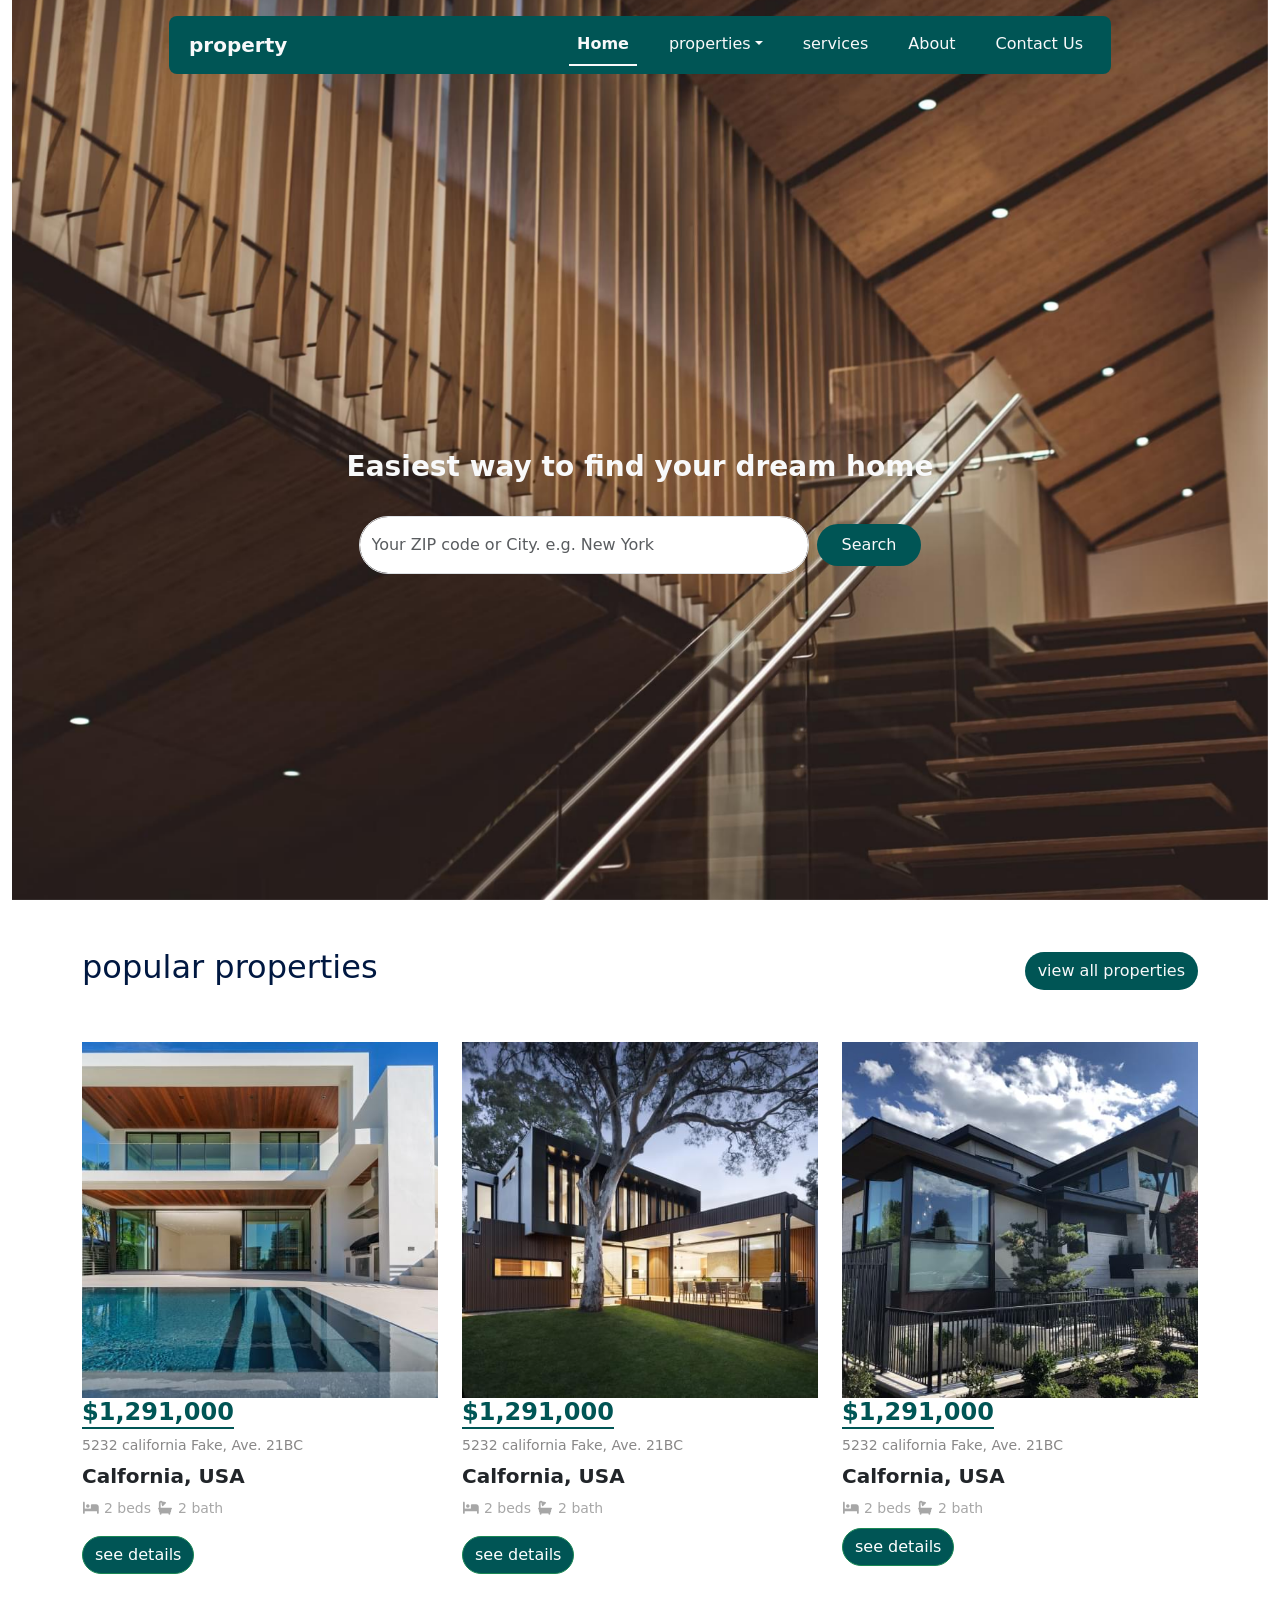
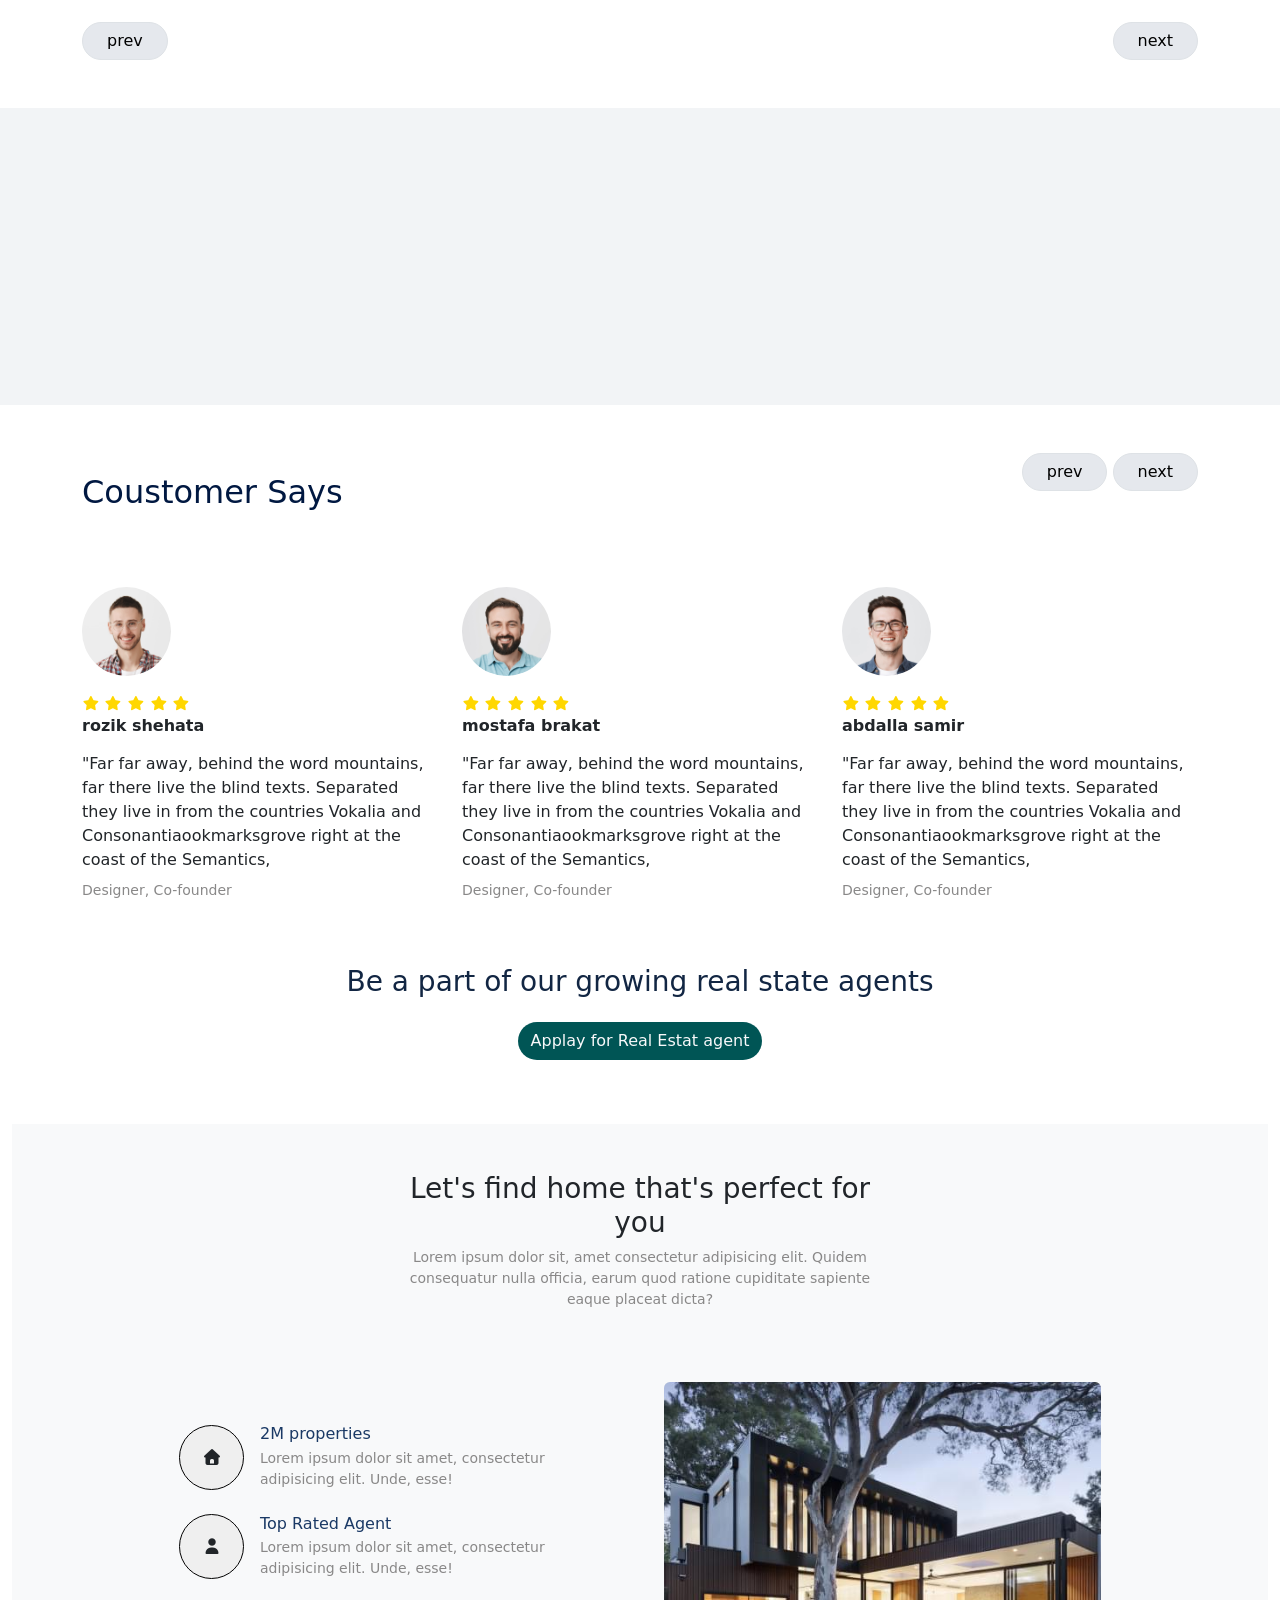
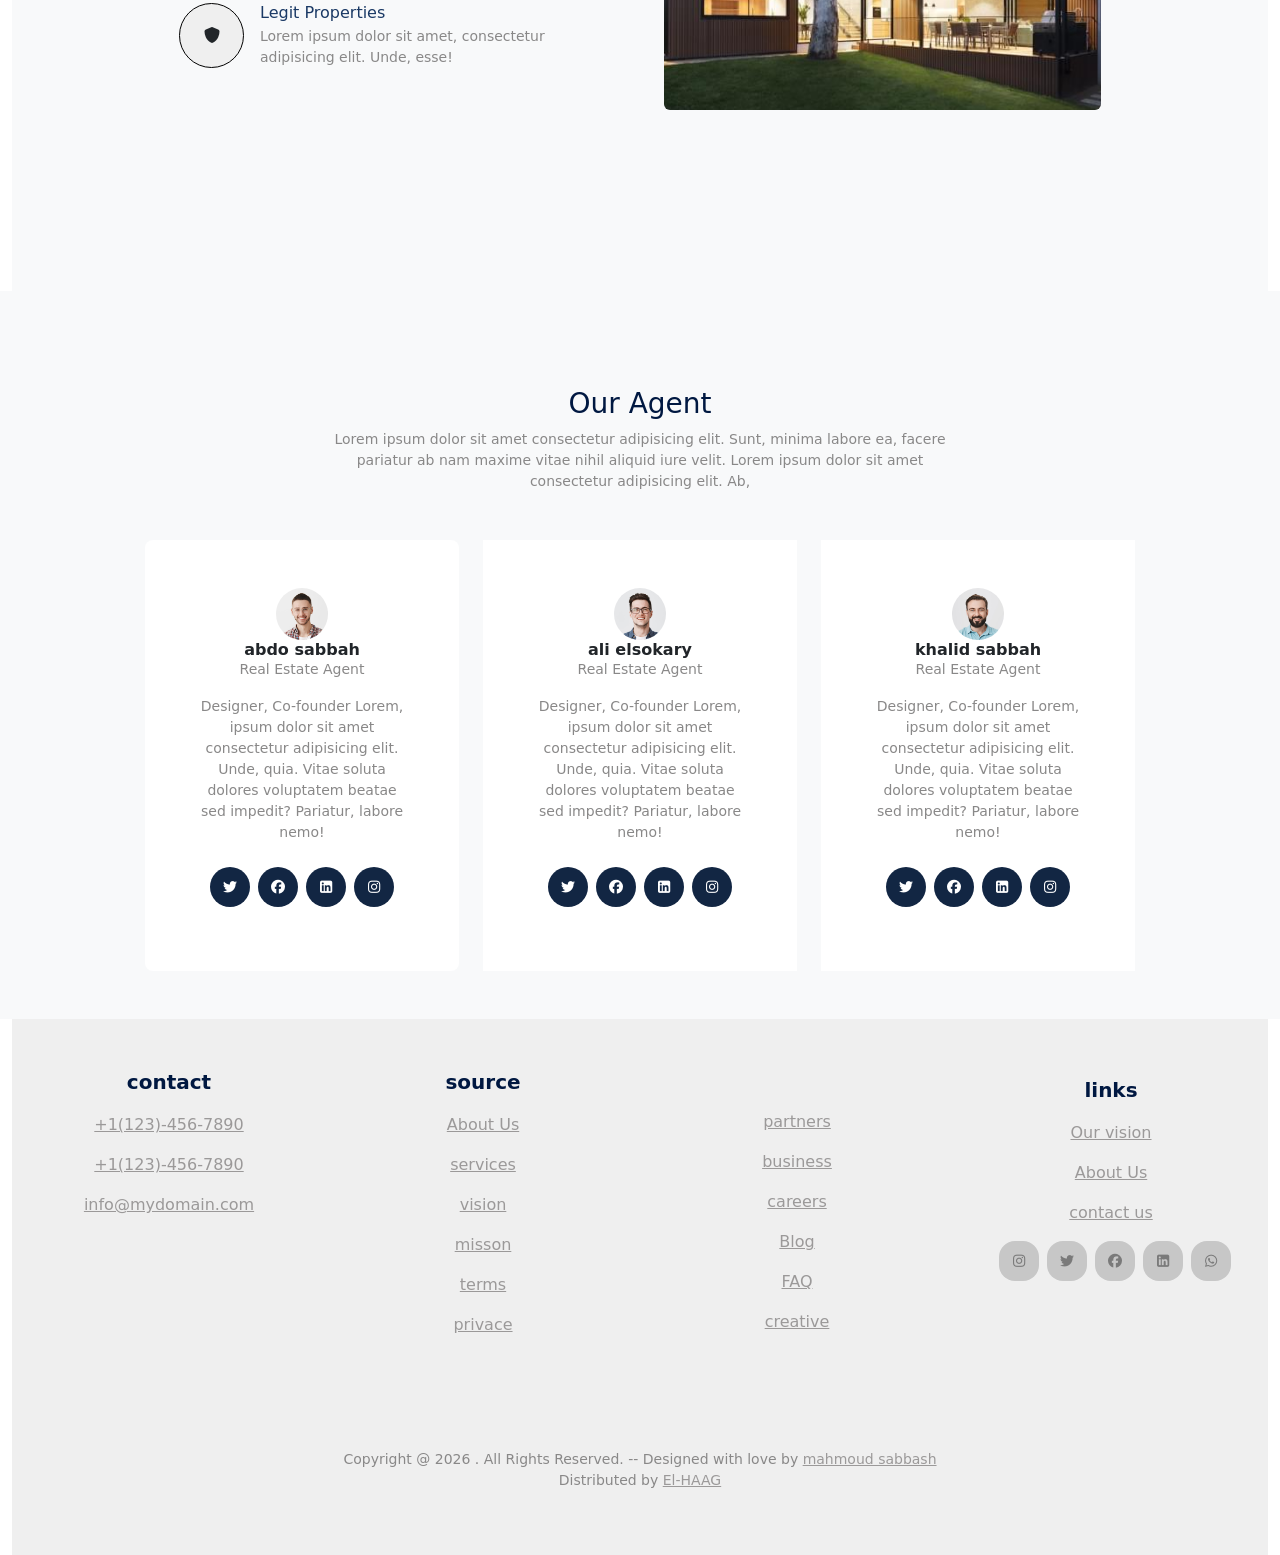
<file: index.html>
<!doctype html>
<html lang="en">
  <head>
    <meta charset="UTF-8" />
    <meta name="viewport" content="width=device-width, initial-scale=1.0" />
    <link rel="stylesheet" href="css/bootstrap.css" />
    <link rel="stylesheet" href="css/bootstrap-icons.css" />
    <link rel="stylesheet" href="css/all.css" />
    <link rel="stylesheet" href="css/style.css" />
    <link href="https://unpkg.com/aos@2.3.1/dist/aos.css" rel="stylesheet" />
    <link rel="icon" href="img/WhatsApp Image 2026-05-10 at 8.48.43 PM.jpeg">
    <title>final project by EL-HAAG</title>
  </head>
  <body>
    <main class="container-fluid">
      <!-- start header Home-section -->

      <header class="position-relative g-0">
        <!-- start navbar Home-section -->
        <nav
          class="navbar navbar-expand-lg col-12 col-md-10 col-xl-9 m-auto mt-3 rounded-3 position-absolute top-0 start-50 translate-middle-x z-3 px-2"
        >
          <div class="container-fluid">
            <a class="navbar-brand text-light fw-bold" href="#">property</a>
            <button
              class="navbar-toggler"
              type="button"
              data-bs-toggle="collapse"
              data-bs-target="#navbarNavDropdown"
              aria-controls="navbarNavDropdown"
              aria-expanded="false"
              aria-label="Toggle navigation"
            >
              <span class="navbar-toggler-icon"></span>
            </button>

            <div class="collapse navbar-collapse col-12 col-lg-6" id="navbarNavDropdown">
              <ul class="navbar-nav nav-fill ms-lg-auto gap-lg-4 nav-underline text-center">
                <li class="nav-item">
                  <a
                    class="nav-link active text-light"
                    aria-current="page"
                    href="index.html"
                    >Home</a
                  >
                </li>
                <li class="nav-item dropdown">
                  <a
                    class="nav-link dropdown-toggle text-light"
                    href="#"
                    role="button"
                    data-bs-toggle="dropdown"
                    aria-expanded="false"
                    >properties</a
                  >
                  <ul class="dropdown-menu">
                    <li><a class="dropdown-item" href="#">Action</a></li>
                    <li>
                      <a class="dropdown-item" href="#">Another action</a>
                    </li>
                    <li>
                      <a class="dropdown-item" href="#">Something else here</a>
                    </li>
                  </ul>
                </li>
                <li class="nav-item">
                  <a class="nav-link text-light" href="services.html"
                    >services</a
                  >
                </li>
                <li class="nav-item">
                  <a class="nav-link text-light" href="about.html">About</a>
                </li>
                <li class="nav-item">
                  <a class="nav-link text-light" href="contact-us.html"
                    >Contact Us</a
                  >
                </li>
              </ul>
            </div>
          </div>
        </nav>
        <!-- End navbar Home-section -->

        <div
          id="carouselExample"
          class="carousel slide vh-100"
          data-bs-ride="carousel"
        >
          <div class="carousel-inner h-100">
            <div class="carousel-item active h-100" data-bs-interval="2000">
              <img
                src="img/hero_bg_1.jpg"
                class="d-block w-100 object-fit-cover h-100"
              />
            </div>
            <div class="carousel-item h-100" data-bs-interval="2000">
              <img
                src="img/hero_bg_2.jpg"
                class="d-block w-100 object-fit-cover h-100"
              />
            </div>
            <div class="carousel-item h-100" data-bs-interval="2000">
              <img
                src="img/hero_bg_3.jpg"
                class="d-block w-100 object-fit-cover h-100"
              />
            </div>
          </div>
          <button
            class="carousel-control-prev"
            type="button"
            data-bs-target="#carouselExample"
            data-bs-slide="prev"
          >
            <!-- <span class="carousel-control-prev-icon" aria-hidden="true"></span> -->
            <span class="visually-hidden">Previous</span>
          </button>
          <button
            class="carousel-control-next"
            type="button"
            data-bs-target="#carouselExample"
            data-bs-slide="next"
          >
            <!-- <span class="carousel-control-next-icon" aria-hidden="true"></span> -->
            <span class="visually-hidden"> Next</span>
          </button>
          <div
            class="text-center position-absolute top-50 start-50 translate-middle-x w-100 px-3 z-2 "
          >
            <div class="text-center">
              <h3 class="fw-bold text-light mb-4">
                Easiest way to find your dream home
              </h3>

              <form
                class="d-flex flex-wrap justify-content-center flex-column flex-md-row py-2 mx-auto gap-2 align-items-center"
                role="search"
              >
                <div class="col-12 col-md-7 col-lg-6 px-0">
                  <input
                    class="form-control rounded-5 py-3"
                    type="search"
                    placeholder="Your ZIP code or City. e.g. New York"
                    aria-label="Search"
                  />
                </div>
                <button
                  class="btn rounded-5 px-4 py-2 text-light"
                  type="submit"
                >
                  Search
                </button>
              </form>
            </div>
          </div>
        </div>
      </header>

      <!-- end header Home-section -->

      <!-- stert properties Home-section -->
      <section class="container">
        <div class="d-flex flex-wrap justify-content-between align-items-center gap-3 mt-5 mb-5">
          <h2 class="pobular">popular properties</h2>
          <button class="btn text-light btttn rounded-5">
            view all properties
          </button>
        </div>
        <div id="card-carousel" class="carousel slide">
          <div class="carousel-inner">
            <div class="carousel-item active">
              <div class="row">
                <div class="col-12 col-md-6 col-lg-4">
                  <div class="">
                    <img
                      src="img/img_6.jpg"
                      class="card-img-top object-fit-cover w-100"
                     
                      alt="Property image"
                    />
                    <div class="card-body">
                      <h4 class="card-title fw-bold price">$1,291,000</h4>
                      <p class="card-text my-2 california">
                        5232 california Fake, Ave. 21BC
                      </p>
                      <h5 class="fw-bold my-2">Calfornia, USA</h5>
                      <span><i class="fa-solid fa-bed"></i> 2 beds</span>
                      <span><i class="fa-solid fa-bath"></i> 2 bath</span>
                      <br />
                      <a href="#" class="btn btn-success rounded-5 mt-3 btttn"
                        >see details</a
                      >
                    </div>
                  </div>
                </div>

                <div class="col-md-6 col-lg-4 col-12">
                  <div class="">
                    <img
                      src="img/img_1.jpg"
                      class="card-img-top object-fit-cover w-100"
                     
                      alt="Property image"
                    />
                    <div class="card-body">
                      <h4 class="card-title fw-bold price">$1,291,000</h4>
                      <p class="card-text my-2 california">
                        5232 california Fake, Ave. 21BC
                      </p>
                      <h5 class="fw-bold my-2">Calfornia, USA</h5>
                      <span><i class="fa-solid fa-bed"></i> 2 beds</span>
                      <span><i class="fa-solid fa-bath"></i> 2 bath</span>
                      <br />
                      <a href="#" class="btn btn-success rounded-5 mt-3 btttn"
                        >see details</a
                      >
                    </div>
                  </div>
                </div>

                <div class="col-md-6 col-lg-4 col-12">
                  <div class="">
                    <img
                      src="img/img_2.jpg"
                      class="card-img-top object-fit-cover w-100"
                     
                      alt="Property image"
                    />
                    <div class="card-body">
                      <h4 class="card-title fw-bold price">$1,291,000</h4>
                      <p class="card-text my-2 california">
                        5232 california Fake, Ave. 21BC
                      </p>
                      <h5 class="fw-bold my-2">Calfornia, USA</h5>
                      <span><i class="fa-solid fa-bed"></i> 2 beds</span>
                      <span><i class="fa-solid fa-bath"></i> 2 bath</span>
                      <br />
                      <a href="#" class="btn btn-success rounded-5 mt-2 btttn"
                        >see details</a
                      >
                    </div>
                  </div>
                </div>
              </div>
            </div>

            <div class="carousel-item">
              <div class="row">
                <div class="col-md-6 col-lg-4 col-12">
                  <div class="">
                    <img
                      src="img/img_3.jpg"
                      class="card-img-top object-fit-cover w-100"
                     
                      alt="Property image"
                    />
                    <div class="card-body">
                      <h4 class="card-title fw-bold price">$1,291,000</h4>
                      <p class="card-text my-2 california">
                        5232 california Fake, Ave. 21BC
                      </p>
                      <h5 class="fw-bold my-2">Calfornia, USA</h5>
                      <span><i class="fa-solid fa-bed"></i> 2 beds</span>
                      <span><i class="fa-solid fa-bath"></i> 2 bath</span>
                      <br />
                      <a href="#" class="btn btn-success rounded-5 mt-3 btttn"
                        >see details</a
                      >
                    </div>
                  </div>
                </div>

                <div class="col-md-6 col-lg-4 col-12">
                  <div class="">
                    <img
                      src="img/img_4.jpg"
                      class="card-img-top object-fit-cover w-100"
                     
                      alt="Property image"
                    />
                    <div class="card-body">
                      <h4 class="card-title fw-bold price">$1,291,000</h4>
                      <p class="card-text my-2 california">
                        5232 california Fake, Ave. 21BC
                      </p>
                      <h5 class="fw-bold my-2">Calfornia, USA</h5>
                      <span><i class="fa-solid fa-bed"></i> 2 beds</span>
                      <span><i class="fa-solid fa-bath"></i> 2 bath</span>
                      <br />
                      <a href="#" class="btn btn-success rounded-5 mt-3 btttn"
                        >see details</a
                      >
                    </div>
                  </div>
                </div>

                <div class="col-md-6 col-lg-4 col-12">
                  <div class="">
                    <img
                      src="img/img_5.jpg"
                      class="card-img-top object-fit-cover w-100"
                     
                      alt="Property image"
                    />
                    <div class="card-body">
                      <h4 class="card-title fw-bold price">$1,291,000</h4>
                      <p class="card-text my-2 california">
                        5232 california Fake, Ave. 21BC
                      </p>
                      <h5 class="fw-bold my-2">Calfornia, USA</h5>
                      <span><i class="fa-solid fa-bed"></i> 2 beds</span>
                      <span><i class="fa-solid fa-bath"></i> 2 bath</span>
                      <br />
                      <a href="#" class="btn btn-success rounded-5 mt-3 btttn"
                        >see details</a
                      >
                    </div>
                  </div>
                </div>
              </div>
            </div>
          </div>
          <button
            class="carousel-control-prev"
            type="button"
            data-bs-target="#card-carousel"
            data-bs-slide="prev"
          >
            <!-- <span class="carousel-control-prev-icon" aria-hidden="true"></span> -->
            <span class="visually-hidden">Previous</span>
          </button>
          <button
            class="carousel-control-next"
            type="button"
            data-bs-target="#card-carousel"
            data-bs-slide="next"
          >
            <!-- <span class="carousel-control-next-icon" aria-hidden="true"></span> -->
            <span class="visually-hidden"> Next</span>
          </button>
        </div>

        <div class="d-flex flex-wrap justify-content-between align-items-center gap-2 prev">
          <button class="btn rounded-5 my-5 border px-4 nextt " data-bs-target="#card-carousel" data-bs-slide="prev">prev </button>
          <button class="btn rounded-5 my-5 border px-4 nextt " data-bs-target="#card-carousel" data-bs-slide="next">next </button>
        </div>
      </section>

      <!-- End properties Home-section -->

      

      <section class="row section2 text-center">
        <div
          class="d-flex flex-wrap justify-content-center m-auto text-center my-4 col-12 gap-4 px-2"
        >
          <div
            data-aos="fade-up"
            class="bg-light col-lg-2 col-md-4 col-10 rounded-1"
          >
            <p class="fs-2 mb-1 icon"><i class="fa-regular fa-house"></i></p>
            <h6 class="mb-2">Our Properties</h6>
            <p class="par m-auto mb-3 mt-3">
              Lorem ipsum dolor sit amet consectetur adipisicing elit. lorem
              mahmoud
            </p>
            <p class="d-block fs-5">
              <a href="" class="text-decoration-none scal1">learn more</a>
            </p>
          </div>
          <div
            data-aos="fade-up"
            class="bg-light col-lg-2 col-md-4 col-10 pb-3 rounded-1"
          >
            <p class="fs-2 mb-1 icon"><i class="fa-solid fa-building"></i></p>
            <h6 class="mb-2">Property for Sale</h6>
            <p class="par col-10 m-auto my-3">
              Lorem ipsum dolor sit amet consectetur adipisicing elit.
              Laudantium fugiat
            </p>
            <p class="d-block fs-5">
              <a href="" class="text-decoration-none scal1">learn more</a>
            </p>
          </div>
          <div
            data-aos="fade-up"
            class="bg-light col-lg-2 col-md-4 col-10 pb-3 rounded-1"
          >
            <p class="fs-2 mb-1 icon">
              <i class="fa-solid fa-house-chimney-user"></i>
            </p>
            <h6 class="mb2">Real State Agent</h6>
            <p class="par col-10 m-auto my-3">
              Lorem ipsum dolor sit amet consectetur adipisicing elit.
              Laudantium fugiat
            </p>
            <p class="d-block fs-5">
              <a href="" class="text-decoration-none scal1">learn more</a>
            </p>
          </div>
          <div
            data-aos="fade-up"
            class="bg-light col-lg-2 col-md-4 col-10 pb-3 rounded-1"
          >
            <p class="fs-2 mb-1 icon"><i class="fa-regular fa-house"></i></p>
            <h6 class="mb-2">House for Sale</h6>
            <p class="par col-10 m-auto my-3">
              Lorem ipsum dolor sit amet consectetur adipisicing elit.
              Laudantium fugiat
            </p>
            <p class="d-block fs-5">
              <a href="" class="text-decoration-none scal1">learn more</a>
            </p>
          </div>
        </div>
      </section>

      <!-- start  Coustomer Says-section -->
      <section class="container">
        <div class="d-flex flex-wrap justify-content-between align-items-center gap-2 prev">
          <h2 class="pt-5 pobular">Coustomer Says</h2>
          <div>
            <button class="btn rounded-5 my-5 border px-4 nextt">prev</button>
            <button class="btn rounded-5 my-5 border px-4 nextt">next</button>
          </div>
        </div>

        <div id="personal-carousel" class="carousel slide my-5">
          <div class="carousel-inner">
            <div class="carousel-item active">
              <div class="row">
                <div class="col-12 col-md-6 col-lg-4">
                  <div class=" ">
                    <div class="col-md-3 col-2">
                      <img
                        src="img/person_1-min.jpg"
                        class="card-img-top object-fit-cover rounded-circle"
                        alt="Property image"
                      />
                    </div>
                    <div class="card-body">
                      <div class="mt-3">
                        <span class="icons"
                          ><i class="fa-solid fa-star"></i
                        ></span>
                        <span class="icons"
                          ><i class="fa-solid fa-star"></i
                        ></span>
                        <span class="icons"
                          ><i class="fa-solid fa-star"></i
                        ></span>
                        <span class="icons"
                          ><i class="fa-solid fa-star"></i
                        ></span>
                        <span class="icons"
                          ><i class="fa-solid fa-star"></i
                        ></span>
                      </div>
                      <h6 class="card-title fw-bold mb-3">rozik shehata</h6>
                      <p class="card-text my-2">
                        "Far far away, behind the word mountains, far there live
                        the blind texts. Separated they live in from the
                        countries Vokalia and Consonantiaookmarksgrove right at
                        the coast of the Semantics,
                      </p>
                      <p class="Co-founder">Designer, Co-founder</p>
                    </div>
                  </div>
                </div>

                <div class="col-12 col-md-6 col-lg-4">
                  <div class=" ">
                    <div class="col-md-3 col-2">
                      <img
                        src="img/person_2-min.jpg"
                        class="card-img-top object-fit-cover rounded-circle"
                        alt="Property image"
                      />
                    </div>
                    <div class="card-body">
                      <div class="mt-3">
                        <span class="icons"
                          ><i class="fa-solid fa-star"></i
                        ></span>
                        <span class="icons"
                          ><i class="fa-solid fa-star"></i
                        ></span>
                        <span class="icons"
                          ><i class="fa-solid fa-star"></i
                        ></span>
                        <span class="icons"
                          ><i class="fa-solid fa-star"></i
                        ></span>
                        <span class="icons"
                          ><i class="fa-solid fa-star"></i
                        ></span>
                      </div>
                      <h6 class="card-title fw-bold mb-3">mostafa brakat</h6>
                      <p class="card-text my-2">
                        "Far far away, behind the word mountains, far there live
                        the blind texts. Separated they live in from the
                        countries Vokalia and Consonantiaookmarksgrove right at
                        the coast of the Semantics,
                      </p>
                      <p class="Co-founder">Designer, Co-founder</p>
                    </div>
                  </div>
                </div>
                <div class="col-12 col-md-6 col-lg-4">
                  <div class=" ">
                    <div class="col-md-3 col-2">
                      <img
                        src="img/person_3-min.jpg"
                        class="card-img-top object-fit-cover rounded-circle"
                        alt="Property image"
                      />
                    </div>
                    <div class="card-body">
                      <div class="mt-3">
                        <span class="icons"
                          ><i class="fa-solid fa-star"></i
                        ></span>
                        <span class="icons"
                          ><i class="fa-solid fa-star"></i
                        ></span>
                        <span class="icons"
                          ><i class="fa-solid fa-star"></i
                        ></span>
                        <span class="icons"
                          ><i class="fa-solid fa-star"></i
                        ></span>
                        <span class="icons"
                          ><i class="fa-solid fa-star"></i
                        ></span>
                      </div>
                      <h6 class="card-title fw-bold mb-3">abdalla samir</h6>
                      <p class="card-text my-2">
                        "Far far away, behind the word mountains, far there live
                        the blind texts. Separated they live in from the
                        countries Vokalia and Consonantiaookmarksgrove right at
                        the coast of the Semantics,
                      </p>
                      <p class="Co-founder">Designer, Co-founder</p>
                    </div>
                  </div>
                </div>
              </div>
            </div>

            <div class="carousel-item">
              <div class="row">
                <div class="col-12 col-md-6 col-lg-4">
                  <div class=" ">
                    <div class="col-md-3 col-2">
                      <img
                        src="img/person_4-min.jpg"
                        class="card-img-top object-fit-cover rounded-circle"
                        alt="Property image"
                      />
                    </div>
                    <div class="card-body">
                      <div class="mt-3">
                        <span class="icons"
                          ><i class="fa-solid fa-star"></i
                        ></span>
                        <span class="icons"
                          ><i class="fa-solid fa-star"></i
                        ></span>
                        <span class="icons"
                          ><i class="fa-solid fa-star"></i
                        ></span>
                        <span class="icons"
                          ><i class="fa-solid fa-star"></i
                        ></span>
                        <span class="icons"
                          ><i class="fa-solid fa-star"></i
                        ></span>
                      </div>
                      <h6 class="card-title fw-bold mb-3">khalid harby</h6>
                      <p class="card-text my-2">
                        "Far far away, behind the word mountains, far there live
                        the blind texts. Separated they live in from the
                        countries Vokalia and Consonantiaookmarksgrove right at
                        the coast of the Semantics,
                      </p>
                      <p class="Co-founder">Designer, Co-founder</p>
                    </div>
                  </div>
                </div>
                <div class="col-12 col-md-6 col-lg-4">
                  <div class=" ">
                    <div class="col-md-3 col-2">
                      <img
                        src="img/person_5-min.jpg"
                        class="card-img-top object-fit-cover rounded-circle"
                        alt="Property image"
                      />
                    </div>
                    <div class="card-body">
                      <div class="mt-3">
                        <span class="icons"
                          ><i class="fa-solid fa-star"></i
                        ></span>
                        <span class="icons"
                          ><i class="fa-solid fa-star"></i
                        ></span>
                        <span class="icons"
                          ><i class="fa-solid fa-star"></i
                        ></span>
                        <span class="icons"
                          ><i class="fa-solid fa-star"></i
                        ></span>
                        <span class="icons"
                          ><i class="fa-solid fa-star"></i
                        ></span>
                      </div>
                      <h6 class="card-title fw-bold mb-3">mohamed arafa</h6>
                      <p class="card-text my-2">
                        "Far far away, behind the word mountains, far there live
                        the blind texts. Separated they live in from the
                        countries Vokalia and Consonantiaookmarksgrove right at
                        the coast of the Semantics,
                      </p>
                      <p class="Co-founder">Designer, Co-founder</p>
                    </div>
                  </div>
                </div>
                <div class="col-12 col-md-6 col-lg-4">
                  <div class=" ">
                    <div class="col-md-3 col-2">
                      <img
                        src="img/person_6-min.jpg"
                        class="card-img-top object-fit-cover rounded-circle"
                        alt="Property image"
                      />
                    </div>
                    <div class="card-body">
                      <div class="mt-3">
                        <span class="icons"
                          ><i class="fa-solid fa-star"></i
                        ></span>
                        <span class="icons"
                          ><i class="fa-solid fa-star"></i
                        ></span>
                        <span class="icons"
                          ><i class="fa-solid fa-star"></i
                        ></span>
                        <span class="icons"
                          ><i class="fa-solid fa-star"></i
                        ></span>
                        <span class="icons"
                          ><i class="fa-solid fa-star"></i
                        ></span>
                      </div>
                      <h6 class="card-title fw-bold mb-3">hady sleam</h6>
                      <p class="card-text my-2">
                        "Far far away, behind the word mountains, far there live
                        the blind texts. Separated they live in from the
                        countries Vokalia and Consonantiaookmarksgrove right at
                        the coast of the Semantics,
                      </p>
                      <p class="Co-founder">Designer, Co-founder</p>
                    </div>
                  </div>
                </div>
              </div>
            </div>
          </div>
          <button
            class="carousel-control-prev"
            type="button"
            data-bs-target="#personal-carousel"
            data-bs-slide="prev"
          >
            <!-- <span class="carousel-control-prev-icon" aria-hidden="true"></span> -->
            <span class="visually-hidden">Previous</span>
          </button>
          <button
            class="carousel-control-next"
            type="button"
            data-bs-target="#personal-carousel"
            data-bs-slide="next"
          >
            <!-- <span class="carousel-control-next-icon" aria-hidden="true"></span> -->
            <span class="visually-hidden"> Next</span>
          </button>
        </div>
      </section>
      <!-- End  Coustomer Says-section -->

      

      <section class="my-5 text-center">
        <h3 class="mt-5 mb-2 icon">
          Be a part of our growing real state agents
        </h3>
        <button class="btn text-light btttn rounded-5 my-3">
          Applay for Real Estat agent
        </button>
      </section>

      
      <!-- START description-section -->
      <section class="section3 mt-5">
        <div class="container py-5">
          <div class="text-center col-12 col-md-8 col-lg-5 m-auto">
            <h3>Let's find home that's perfect for you</h3>
            <p class="Co-founder">
              Lorem ipsum dolor sit, amet consectetur adipisicing elit. Quidem
              consequatur nulla officia, earum quod ratione cupiditate sapiente
              eaque placeat dicta?
            </p>
          </div>

          <div class="row justify-content-center align-items-center g-5 my-4">
            <div class="col-12 col-md-6 col-lg-5">
              <div class="pt-md-4">
                <div class="d-flex align-items-center mb-4">
                  <button
                    class="btn rounded-circle text-dark fs-6 border-1 border-black users d-flex justify-content-center align-items-center p-3 flex-shrink-0"
                    type="button"
                  >
                    <i class="fa-solid fa-house"></i>
                  </button>
                  <div class="ms-3 flex-grow-1">
                    <h6 class="mb-1">2M properties</h6>
                    <p class="mb-0 Co-founder">
                      Lorem ipsum dolor sit amet, consectetur adipisicing elit.
                      Unde, esse!
                    </p>
                  </div>
                </div>

                <div class="d-flex align-items-center mb-4">
                  <button
                    class="btn rounded-circle text-dark fs-6 border-1 border-black users d-flex justify-content-center align-items-center p-3 flex-shrink-0"
                    type="button"
                  >
                    <i class="fa-solid fa-user"></i>
                  </button>
                  <div class="ms-3 flex-grow-1">
                    <h6 class="mb-1">Top Rated Agent</h6>
                    <p class="mb-0 Co-founder">
                      Lorem ipsum dolor sit amet, consectetur adipisicing elit.
                      Unde, esse!
                    </p>
                  </div>
                </div>

                <div class="d-flex align-items-center mb-4">
                  <button
                    class="btn rounded-circle text-dark fs-6 border-1 border-black users d-flex justify-content-center align-items-center p-3 flex-shrink-0"
                    type="button"
                  >
                    <i class="fa-solid fa-shield"></i>
                  </button>
                  <div class="ms-3 flex-grow-1">
                    <h6 class="mb-1">Legit Properties</h6>
                    <p class="mb-0 Co-founder">
                      Lorem ipsum dolor sit amet, consectetur adipisicing elit.
                      Unde, esse!
                    </p>
                  </div>
                </div>
              </div>
            </div>

            <figure class="col-12 col-md-6 col-lg-5 position-relative mb-0">
              <div class="ratio ratio-4x3">
                <img
                  src="img/img_1.jpg"
                  class="w-100 h-100 object-fit-cover rounded-2 dot"
                  alt="Property"
                />
              </div>
              <img
                src="img/dots.png"
                class="position-absolute dots"
                alt=""
                aria-hidden="true"
              />
            </figure>
          </div>

          <div class="row justify-content-center text-center g-4 mt-3">
            <div data-aos="fade-up" class="col-6 col-lg-3">
              <h2 class="display-6 fw-bold mb-0 icon">3.985</h2>
              <p class="Co-founder"># of buy properties</p>
            </div>
            <div data-aos="fade-up" class="col-6 col-lg-3">
              <h2 class="display-6 fw-bold mb-0 icon">1.097</h2>
              <p class="Co-founder"># of sell properties</p>
            </div>
            <div data-aos="fade-up" class="col-6 col-lg-3">
              <h2 class="display-6 fw-bold mb-0 icon">7.191</h2>
              <p class="Co-founder"># of all properties</p>
            </div>
            <div data-aos="fade-up" class="col-6 col-lg-3">
              <h2 class="display-6 fw-bold mb-0 icon">4.154</h2>
              <p class="Co-founder"># of agent</p>
            </div>
          </div>
        </div>
      </section>
      <!-- End description-section -->

      <!-- satrt Our agent-section -->
      
      <section class="row section3">
        <div class="text-center mt-5">
          <h3 class="pt-5 pobular">Our Agent</h3>
          <p class="Co-founder col-md-6 col-12 m-auto mb-5">
            Lorem ipsum dolor sit amet consectetur adipisicing elit. Sunt,
            minima labore ea, facere pariatur ab nam maxime vitae nihil aliquid
            iure velit. Lorem ipsum dolor sit amet consectetur adipisicing elit.
            Ab,
          </p>
        </div>

        <div class="d-flex flex-wrap justify-content-center gap-4 m-auto mb-5">
          <div class="col-12 col-md-5 col-lg-3 text-center our-agent rounded-3">
            <div class="col-2 m-auto pt-5">
              <img
                src="img/person_1-min.jpg"
                class="card-img-top object-fit-cover rounded-circle"
                alt="Property image"
              />
            </div>
            <div class="card-body rounded-1">
              <h6 class="card-title fw-bold mb-0">abdo sabbah</h6>
              <p class="card-text mb-3 Co-founder">Real Estate Agent</p>
              <p class="Co-founder col-8 m-auto">
                Designer, Co-founder Lorem, ipsum dolor sit amet consectetur
                adipisicing elit. Unde, quia. Vitae soluta dolores voluptatem
                beatae sed impedit? Pariatur, labore nemo!
              </p>
              <div class="mt-4 d-flex justify-content-center gap-2">
                <p
                  class="rounded-circle p-2 d-flex justify-content-center align-items-center twitter"
                >
                  <i class="fa-brands fa-twitter"></i>
                </p>
                <p
                  class="rounded-circle p-2 d-flex justify-content-center align-items-center twitter"
                >
                  <i class="fa-brands fa-facebook"></i>
                </p>
                <p
                  class="rounded-circle p-2 d-flex justify-content-center align-items-center twitter"
                >
                  <i class="fa-brands fa-square-linkedin"></i>
                </p>
                <p
                  class="rounded-circle p-2 d-flex justify-content-center align-items-center twitter"
                >
                  <i class="fa-brands fa-instagram"></i>
                </p>
              </div>
            </div>
          </div>
          <div class="col-12 col-md-5 col-lg-3 text-center our-agent">
            <div class="col-2 m-auto pt-5">
              <img
              src="img/person_3-min.jpg"
              class="card-img-top object-fit-cover rounded-circle"
              alt="Property image"
              />
            </div>
            <div class="card-body mb-5">
              <h6 class="card-title fw-bold mb-0">ali elsokary</h6>
              <p class="card-text mb-3 Co-founder">Real Estate Agent</p>
              <p class="Co-founder col-8 m-auto">
                Designer, Co-founder Lorem, ipsum dolor sit amet consectetur
                adipisicing elit. Unde, quia. Vitae soluta dolores voluptatem
                beatae sed impedit? Pariatur, labore nemo!
              </p>
              <div class="mt-4 d-flex justify-content-center gap-2">
                <p
                  class="rounded-circle p-2 d-flex justify-content-center align-items-center twitter"
                >
                  <i class="fa-brands fa-twitter"></i>
                </p>
                <p
                  class="rounded-circle p-2 d-flex justify-content-center align-items-center twitter"
                >
                  <i class="fa-brands fa-facebook"></i>
                </p>
                <p
                class="rounded-circle p-2 d-flex justify-content-center align-items-center twitter"
                >
                  <i class="fa-brands fa-square-linkedin"></i>
                </p>
                <p
                  class="rounded-circle p-2 d-flex justify-content-center align-items-center twitter"
                >
                  <i class="fa-brands fa-instagram"></i>
                </p>
              </div>
            </div>
          </div>
          <div class="col-12 col-md-6 col-lg-3 text-center our-agent">
            <div class="col-2 m-auto pt-5">
              <img
                src="img/person_2-min.jpg"
                class="card-img-top object-fit-cover rounded-circle"
                alt="Property image"
                />
              </div>
            <div class="card-body">
              <h6 class="card-title fw-bold mb-0">khalid sabbah</h6>
              <p class="card-text mb-3 Co-founder">Real Estate Agent</p>
              <p class="Co-founder col-8 m-auto">
                Designer, Co-founder Lorem, ipsum dolor sit amet consectetur
                adipisicing elit. Unde, quia. Vitae soluta dolores voluptatem
                beatae sed impedit? Pariatur, labore nemo!
              </p>
              <div class="mt-4 d-flex justify-content-center gap-2">
                <p
                  class="rounded-circle p-2 d-flex justify-content-center align-items-center twitter"
                >
                  <i class="fa-brands fa-twitter"></i>
                </p>
                <p
                  class="rounded-circle p-2 d-flex justify-content-center align-items-center twitter"
                >
                  <i class="fa-brands fa-facebook"></i>
                </p>
                <p
                class="rounded-circle p-2 d-flex justify-content-center align-items-center twitter"
                >
                  <i class="fa-brands fa-square-linkedin"></i>
                </p>
                <p
                  class="rounded-circle p-2 d-flex justify-content-center align-items-center twitter"
                >
                  <i class="fa-brands fa-instagram"></i>
                </p>
              </div>
            </div>
          </div>
        </div>
      </section>
      <!-- satrt Our agent-section -->

      <!-- start footer Home-section -->

      <footer class="container-fluid pt-5">
        <div class="row pb-5 text-center">
          <div class="col-md-4 col-lg-3 col-10 m-auto m-lg-0 text-cente">
            <p class="fs-5 fw-bold pobular">contact</p>
            <p><a class="footer-link" href="">+1(123)-456-7890</a></p>
            <p><a class="footer-link" href="">+1(123)-456-7890</a></p>
            <p><a class="footer-link" href="">info@mydomain.com</a></p>
          </div>
          <div class="col-12 col-md-6 col-lg-3 m-auto">
            <p class="fs-5 fw-bold pobular">source</p>
            <p><a class="footer-link" href="about.html">About Us</a></p>
            <p><a class="footer-link" href="services.html">services</a></p>
            <p><a class="footer-link" href="">vision</a></p>
            <p><a class="footer-link" href="">misson</a></p>
            <p><a class="footer-link" href="">terms</a></p>
            <p><a class="footer-link" href="">privace</a></p>
          </div>
          <div class="col-12 col-md-6 col-lg-3 m-auto">
            <p></p>
            <p class="pt-4"><a class="footer-link" href="">partners</a></p>
            <p><a class="footer-link" href="">business</a></p>
            <p><a class="footer-link" href="">careers</a></p>
            <p><a class="footer-link" href=""> Blog</a></p>
            <p><a class="footer-link" href="">FAQ</a></p>
            <p><a class="footer-link" href="">creative</a></p>
          </div>
          <div class="col-12 col-md-6 col-lg-3 m-auto text-center">
            <p class="fs-5 fw-bold pobular">links</p>
            <p><a class="footer-link" href="">Our vision</a></p>
            <p><a class="footer-link" href="about.html">About Us</a></p>
            <p><a class="footer-link" href="">contact us</a></p>
            <div class="d-flex m-auto text-center mb-5 justify-content-center">
              <p
                class="footer-brand rounded-4 ms-2 d-flex justify-content-center align-items-center"
              >
                <i class="fa-brands fa-instagram"></i>
              </p>
              <p
                class="footer-brand rounded-4 ms-2 d-flex justify-content-center align-items-center"
              >
                <i class="fa-brands fa-twitter"></i>
              </p>
              <p
                class="footer-brand rounded-4 ms-2 d-flex justify-content-center align-items-center"
              >
                <i class="fa-brands fa-facebook"></i>
              </p>
              <p
                class="footer-brand rounded-4 ms-2 d-flex justify-content-center align-items-center"
              >
                <i class="fa-brands fa-square-linkedin"></i>
              </p>
              <p
                class="footer-brand rounded-4 ms-2 d-flex justify-content-center align-items-center"
              >
                <i class="fa-brands fa-whatsapp"></i>
              </p>
            </div>
          </div>
        </div>
        <div class="text-center m-auto py-5 col-12 col-md-8 col-lg-6">
          <p class="Co-founder">
            Copyright @ 2026 . All Rights Reserved. -- Designed with love by
            <a class="Co-founder footer-link" href="">mahmoud sabbash</a>
            Distributed by
            <a class="Co-founder footer-link" href="">El-HAAG</a>
          </p>
        </div>
      </footer>
      <!--  End footer home-section -->
    </main>
    <script src="https://unpkg.com/aos@2.3.1/dist/aos.js"></script>
    <script>
      AOS.init();
    </script>
    <script src="js/bootstrap.bundle.js"></script>
  </body>
</html>
</file>
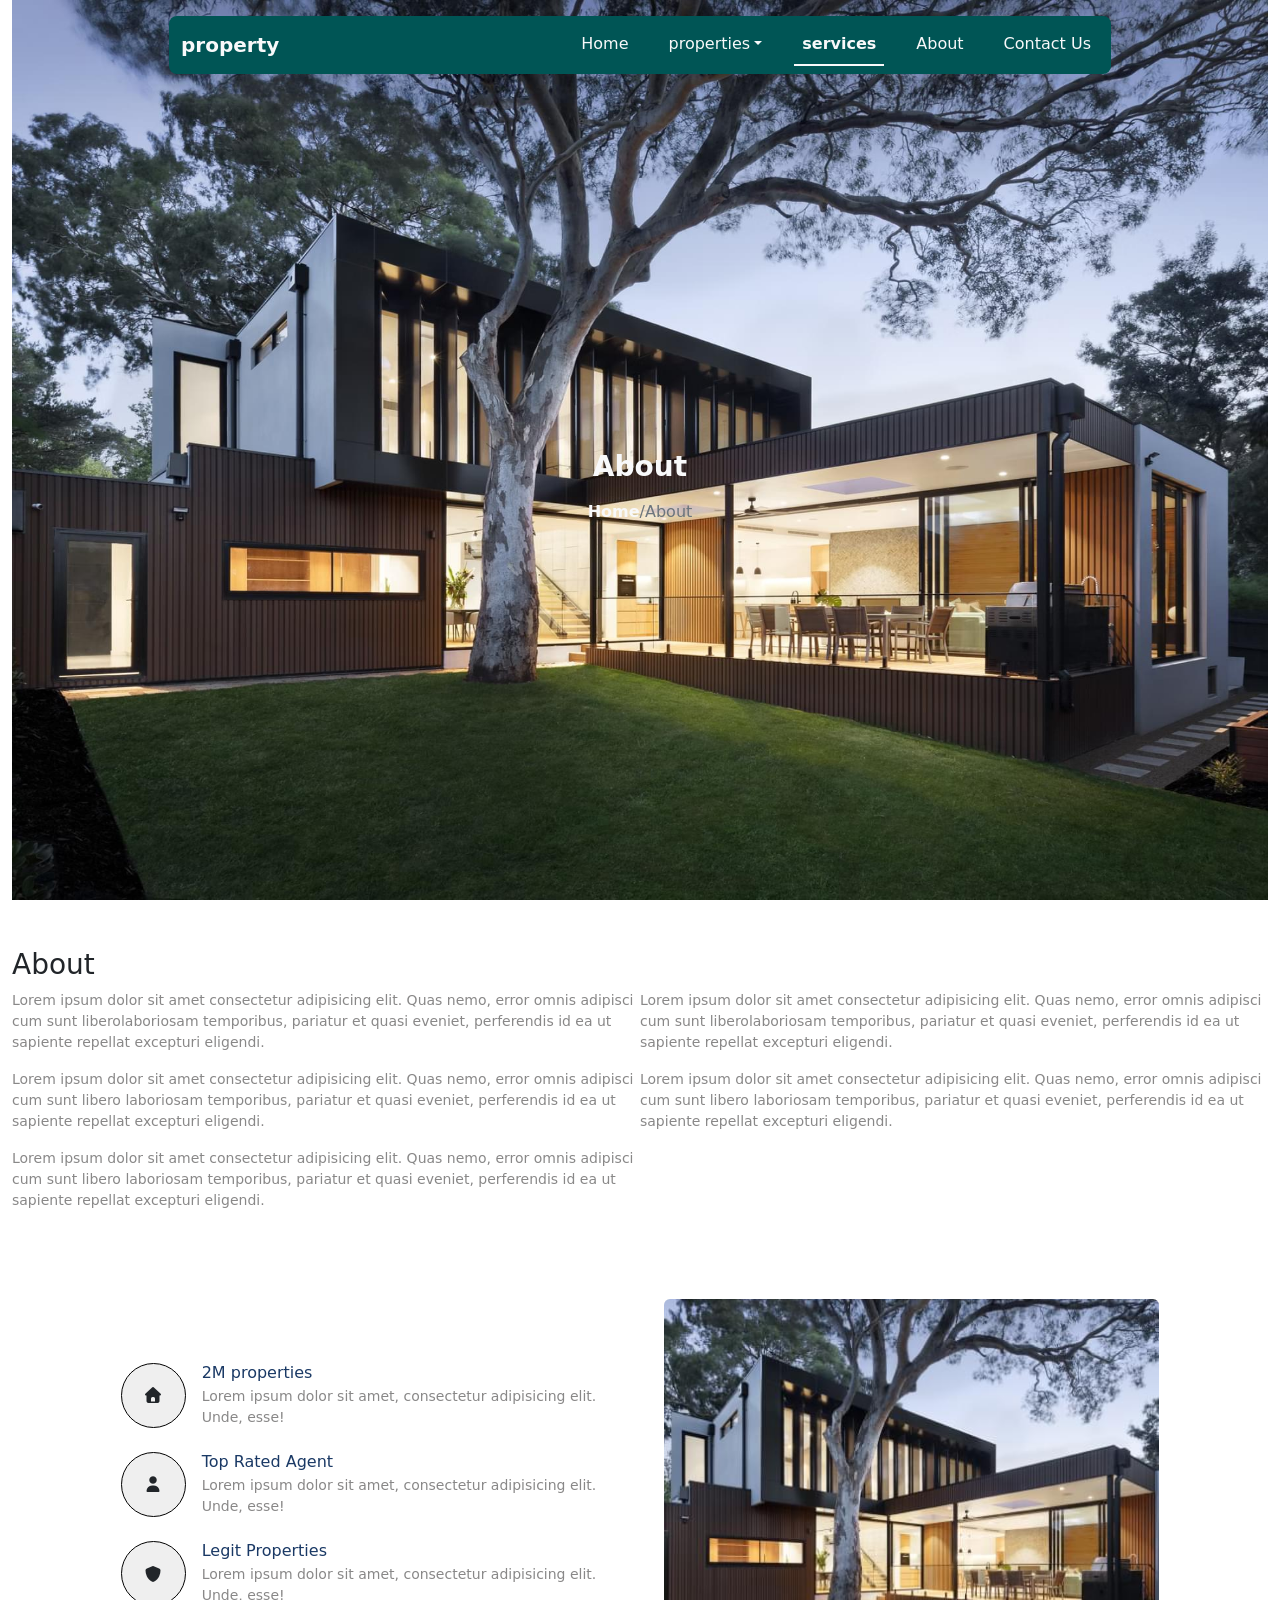
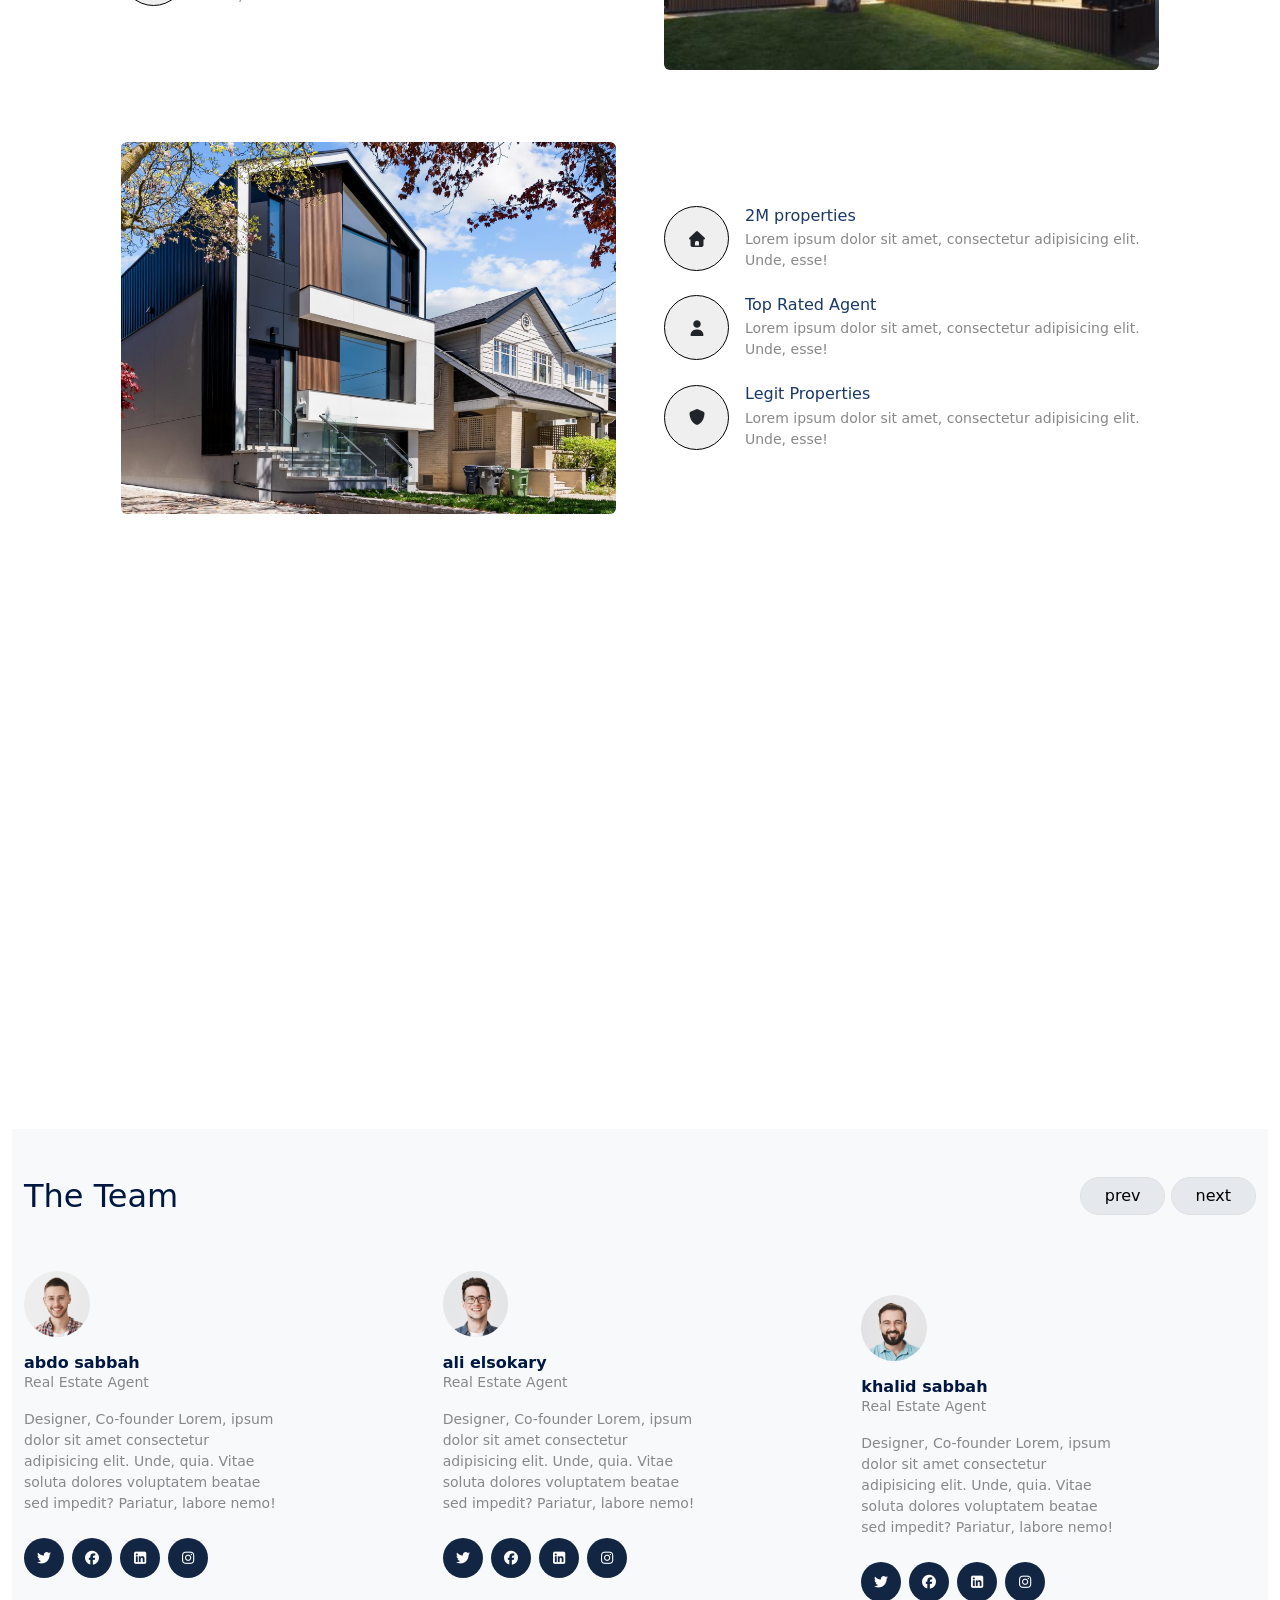
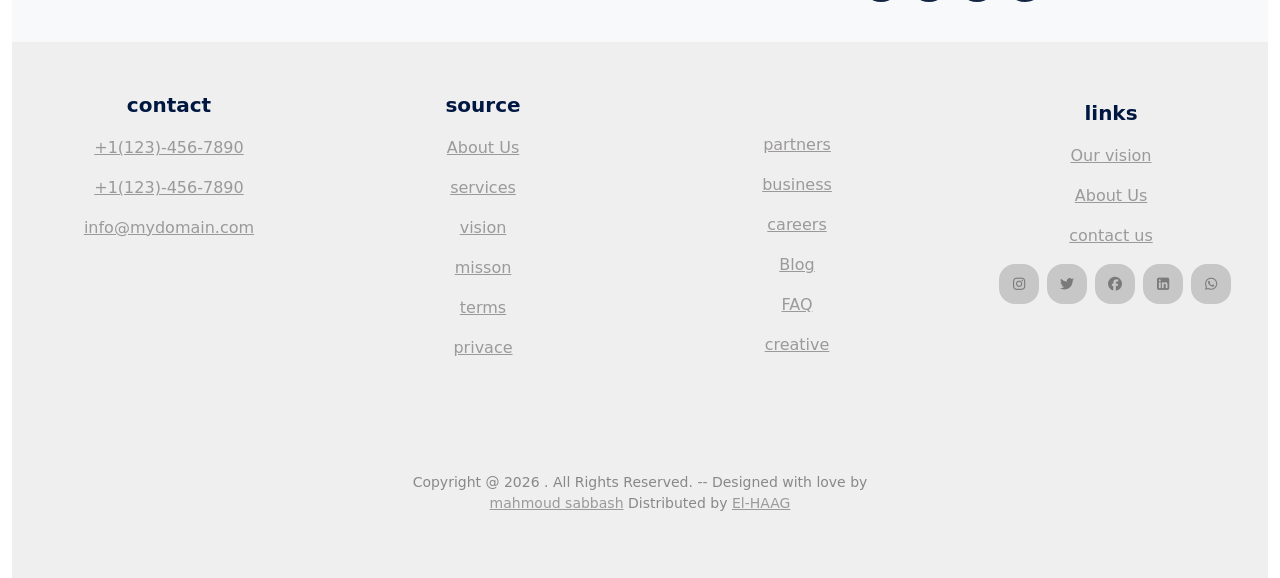
<file: about.html>
<!DOCTYPE html>
<html lang="en">
<head>
    <meta charset="UTF-8">
    <meta name="viewport" content="width=device-width, initial-scale=1.0">
     <link rel="stylesheet" href="css/bootstrap.css" />
    <link rel="stylesheet" href="css/bootstrap-icons.css" />
    <link rel="stylesheet" href="css/all.css" />
    <link rel="stylesheet" href="css/style.css" />
    <link href="https://unpkg.com/aos@2.3.1/dist/aos.css" rel="stylesheet" />
    <link rel="icon" href="img/WhatsApp Image 2026-05-10 at 8.48.43 PM.jpeg">
    <title>final project by EL-HAAG</title>
</head>
<body>
    <main class="container-fluid ">

          <!-- start header-about-section -->
          <header class="position-relative ">
            
            <!-- start navbar services-section -->
        <nav class="navbar navbar-expand-lg col-12 col-md-9 m-auto mt-3 rounded-3 position-absolute top-0 start-50 translate-middle-x z-3">
          <div class="container-fluid">
            <a class="navbar-brand text-light fw-bold" href="#">property</a>
            <button class="navbar-toggler" type="button" data-bs-toggle="collapse" data-bs-target="#navbarNavDropdown" aria-controls="navbarNavDropdown" aria-expanded="false" aria-label="Toggle navigation">
              <span class="navbar-toggler-icon"></span>
            </button>

            <div class="collapse navbar-collapse col-6" id="navbarNavDropdown">
              <ul class="navbar-nav nav-fill ms-auto gap-4 nav-underline">
                <li class="nav-item">
                  <a class="nav-link  text-light" aria-current="page" href="index.html" >Home</a>
                </li>
                <li class="nav-item dropdown">
                  <a class="nav-link dropdown-toggle text-light" href="#" role="button" data-bs-toggle="dropdown" aria-expanded="false">properties</a>
                  <ul class="dropdown-menu">
                    <li><a class="dropdown-item" href="#">Action</a></li>
                    <li><a class="dropdown-item" href="#">Another action</a></li>
                    <li><a class="dropdown-item" href="#">Something else here</a></li>
                  </ul>
                </li>
                <li class="nav-item"><a class="nav-link active text-light" href="services.html">services</a></li>
                <li class="nav-item"><a class="nav-link text-light" href="about.html">About</a></li>
                <li class="nav-item"><a class="nav-link text-light" href="contact-us.html">Contact Us</a></li>
              </ul>
            </div>
          </div>
        </nav>
        <!-- End navbar home section -->
         
        <div class=" slide vh-100" >
          <div class="h-100 ">
            <div class="header-img h-100" >
              <img src="img/hero_bg_3.jpg" class="d-block w-100 img-fluid " style="height: 100vh;" >
            </div>
          </div>
          <div  class="text-center position-absolute top-50 start-50 translate-middle-x col-md-7 col-12 z-2 translate ">
            <h3   data-aos="zoom-in-up"  class="fw-bold text-light mb-3">About</h3>
            <span data-aos="zoom-in-up"  class="text-secondary"><b class="text-light">Home</b>/About</span>   
          </div>
        </div>
      </header>
      <!-- End header-about-section -->

       <!-- start article-section -->
       <article class="row">
         <h3 class="mt-5">About</h3>
         <div class="d-flex flex-wrap">
           <p class="Co-founder col-md-6">Lorem ipsum dolor sit amet consectetur adipisicing elit. Quas nemo, error omnis adipisci cum sunt liberolaboriosam temporibus, pariatur et quasi eveniet, perferendis id ea ut sapiente repellat excepturi eligendi.</p>
           <p class="Co-founder col-md-6">Lorem ipsum dolor sit amet consectetur adipisicing elit. Quas nemo, error omnis adipisci cum sunt liberolaboriosam temporibus, pariatur et quasi eveniet, perferendis id ea ut sapiente repellat excepturi eligendi.</p>
           <p class="Co-founder col-md-6">Lorem ipsum dolor sit amet consectetur adipisicing elit. Quas nemo, error omnis adipisci cum sunt libero laboriosam temporibus, pariatur et quasi eveniet, perferendis id ea ut sapiente repellat excepturi eligendi.</p>
           <p class="Co-founder col-md-6">Lorem ipsum dolor sit amet consectetur adipisicing elit. Quas nemo, error omnis adipisci cum sunt libero laboriosam temporibus, pariatur et quasi eveniet, perferendis id ea ut sapiente repellat excepturi eligendi.</p>
           <p class="Co-founder col-md-6">Lorem ipsum dolor sit amet consectetur adipisicing elit. Quas nemo, error omnis adipisci cum sunt libero laboriosam temporibus, pariatur et quasi eveniet, perferendis id ea ut sapiente repellat excepturi eligendi.</p>
          </div>
        </article>
        <!-- End article-section -->

       <!--dtart description-section  -->
       <section class="">
         
        <div class="row justify-content-center align-items-center g-5 my-4">
            <div class="col-12 col-md-6 col-lg-5">
              <div class="pt-md-4">
                <div class="d-flex align-items-center mb-4">
                  <button
                    class="btn rounded-circle text-dark fs-6 border-1 border-black users d-flex justify-content-center align-items-center p-3 flex-shrink-0"
                    type="button"
                  >
                    <i class="fa-solid fa-house"></i>
                  </button>
                  <div class="ms-3 flex-grow-1">
                    <h6 class="mb-1">2M properties</h6>
                    <p class="mb-0 Co-founder">
                      Lorem ipsum dolor sit amet, consectetur adipisicing elit.
                      Unde, esse!
                    </p>
                  </div>
                </div>

                <div class="d-flex align-items-center mb-4">
                  <button
                    class="btn rounded-circle text-dark fs-6 border-1 border-black users d-flex justify-content-center align-items-center p-3 flex-shrink-0"
                    type="button"
                  >
                    <i class="fa-solid fa-user"></i>
                  </button>
                  <div class="ms-3 flex-grow-1">
                    <h6 class="mb-1">Top Rated Agent</h6>
                    <p class="mb-0 Co-founder">
                      Lorem ipsum dolor sit amet, consectetur adipisicing elit.
                      Unde, esse!
                    </p>
                  </div>
                </div>

                <div class="d-flex align-items-center mb-4">
                  <button
                    class="btn rounded-circle text-dark fs-6 border-1 border-black users d-flex justify-content-center align-items-center p-3 flex-shrink-0"
                    type="button"
                  >
                    <i class="fa-solid fa-shield"></i>
                  </button>
                  <div class="ms-3 flex-grow-1">
                    <h6 class="mb-1">Legit Properties</h6>
                    <p class="mb-0 Co-founder">
                      Lorem ipsum dolor sit amet, consectetur adipisicing elit.
                      Unde, esse!
                    </p>
                  </div>
                </div>
              </div>
            </div>

            <figure class="col-12 col-md-6 col-lg-5 position-relative mb-0">
              <div class="ratio ratio-4x3">
                <img
                  src="img/img_1.jpg"
                  class="w-100 h-100 object-fit-cover rounded-2 dot"
                  alt="Property"
                />
              </div>
              <!-- <img
                src="img/dots.png"
                class="position-absolute dots"
                alt=""
                aria-hidden="true"
              /> -->
            </figure>
          </div>
        
      </section>
      <section class="">
        
        <div class="row justify-content-center align-items-center g-5 my-4">
          <figure class="col-12 col-md-6 col-lg-5 position-relative mb-0">
            <div class="ratio ratio-4x3">
              <img
                src="img/hero_bg_2.jpg"
                class="w-100 h-100 object-fit-cover rounded-2 dot"
                alt="Property"
              />
            </div>
            <!-- <img
              src="img/dots.png"
              class="position-absolute dots"
              alt=""
              aria-hidden="true"
            /> -->
          </figure>
            <div class="col-12 col-md-6 col-lg-5">
              <div class="pt-md-4">
                <div class="d-flex align-items-center mb-4">
                  <button
                    class="btn rounded-circle text-dark fs-6 border-1 border-black users d-flex justify-content-center align-items-center p-3 flex-shrink-0"
                    type="button"
                  >
                    <i class="fa-solid fa-house"></i>
                  </button>
                  <div class="ms-3 flex-grow-1">
                    <h6 class="mb-1">2M properties</h6>
                    <p class="mb-0 Co-founder">
                      Lorem ipsum dolor sit amet, consectetur adipisicing elit.
                      Unde, esse!
                    </p>
                  </div>
                </div>

                <div class="d-flex align-items-center mb-4">
                  <button
                    class="btn rounded-circle text-dark fs-6 border-1 border-black users d-flex justify-content-center align-items-center p-3 flex-shrink-0"
                    type="button"
                  >
                    <i class="fa-solid fa-user"></i>
                  </button>
                  <div class="ms-3 flex-grow-1">
                    <h6 class="mb-1">Top Rated Agent</h6>
                    <p class="mb-0 Co-founder">
                      Lorem ipsum dolor sit amet, consectetur adipisicing elit.
                      Unde, esse!
                    </p>
                  </div>
                </div>

                <div class="d-flex align-items-center mb-4">
                  <button
                    class="btn rounded-circle text-dark fs-6 border-1 border-black users d-flex justify-content-center align-items-center p-3 flex-shrink-0"
                    type="button"
                  >
                    <i class="fa-solid fa-shield"></i>
                  </button>
                  <div class="ms-3 flex-grow-1">
                    <h6 class="mb-1">Legit Properties</h6>
                    <p class="mb-0 Co-founder">
                      Lorem ipsum dolor sit amet, consectetur adipisicing elit.
                      Unde, esse!
                    </p>
                  </div>
                </div>
              </div>
            </div>

          </div>
      </section>
      <!--End description-section  -->


      
      <section class="pt-5">
        <div data-aos="fade-up" class="d-flex justify-content-center flex-wrap gap-5 ">
            <img src="img/hero_bg_3.jpg" alt="" class="col-lg-3 col-9 col-md-5  object-fit-cover d-block" style="height: 310px;">
            <img src="img/img_3.jpg" alt="" class="col-lg-3  col-9 col-md-5 img-fluid d-block mt-lg-5">
            <img src="img/img_2.jpg" alt="" class="col-lg-3  col-9 col-md-5 img-fluid d-block" style="height: 310px;">
        </div>
      </section>


      <section>
        <div class="d-flex flex-wrap justify-content-evenly mt-5 text-center">
          <div data-aos="fade-up" class=" col-6 col-lg-2 m-auto">
            <h2 class="display-6 fw-bold mb-0 icon">3.985</h2>
            <p class="Co-founder"># of buy properties</p>
          </div>
          <div data-aos="fade-up" class=" col-6 col-lg-2 m-auto">
            <h2 class="display-6 fw-bold mb-0 icon">1.097</h2>
            <p class="Co-founder"># of sell properties</p>
          </div>
          <div data-aos="fade-up" class=" col-6 col-lg-2 m-auto">
            <h2 class="display-6 fw-bold mb-0 icon">7.191</h2>
            <p class="Co-founder"># of all properties</p>
          </div>
          <div data-aos="fade-up" class=" col-6 col-lg-2 m-auto">
            <h2 class="display-6 fw-bold mb-0 icon">4.154</h2>
            <p class="Co-founder">#of agent</p>
          </div>
        </div>
      </section>


       <!-- start the team-section -->
       <section class="container-fluid section3">
         <div class="d-flex justify-content-between prev mt-5">
           <h2 class="pt-5 pobular">The Team</h2>
           <div>
             <button class="btn rounded-5 mt-5 border px-4 nextt">prev</button>
            <button class="btn rounded-5 mt-5 border px-4 nextt">next</button>
          </div>
        </div>

        <div id="personal-carousel" class="carousel slide  ">
          <div class="carousel-inner ">
            <div class="carousel-item active ">
             <div class="row justify-content-lg-between justify-content-center ">
              <div class="col-10 col-md-6 col-lg-4 rounded-3  ">
                <div class="col-2  pt-5">
                 <img src="img/person_1-min.jpg" class="card-img-top object-fit-cover rounded-circle" alt="...">
                </div>
                <div class="card-body rounded-1">
                   <h6 class="card-title fw-bold mb-0 pobular pt-3">abdo sabbah</h6>
                   <p class="card-text mb-3 Co-founder">Real Estate Agent</p>
                   <p class="Co-founder col-8"> Designer, Co-founder Lorem, ipsum dolor sit amet consectetur adipisicing elit. Unde, quia. Vitae soluta dolores voluptatem beatae sed impedit? Pariatur, labore nemo!</p>
                   <div class="mt-4 d-flex gap-2">
                     <p class="rounded-circle p-2 d-flex justify-content-center align-items-center twitter">
                       <i class="fa-brands fa-twitter"></i>
                     </p>
                     <p class="rounded-circle p-2 d-flex justify-content-center align-items-center twitter">
                       <i class="fa-brands fa-facebook"></i>
                      </p>
                      <p class="rounded-circle p-2 d-flex justify-content-center align-items-center twitter">
                       <i class="fa-brands fa-square-linkedin"></i>
                     </p>
                     <p class="rounded-circle p-2 d-flex justify-content-center align-items-center twitter">
                       <i class="fa-brands fa-instagram"></i>
                     </p>
                   </div>
                 </div>
              </div>

              <div class="col-10 col-md-6 col-lg-4 m-auto">
                <div class="col-2 pt-5">
                  <img src="img/person_3-min.jpg" class="card-img-top object-fit-cover rounded-circle" alt="...">
                </div>
                <div class="card-body mb-5">
                  <h6 class="card-title fw-bold mb-0 pobular pt-3">ali elsokary</h6>
                  <p class="card-text mb-3 Co-founder">Real Estate Agent</p>
                  <p class="Co-founder col-8 "> Designer, Co-founder Lorem, ipsum dolor sit amet consectetur adipisicing elit. Unde, quia. Vitae soluta dolores voluptatem beatae sed impedit? Pariatur, labore nemo!</p>
                  <div class="mt-4 d-flex gap-2">
                    <p  class="rounded-circle p-2 d-flex justify-content-center align-items-center twitter">
                      <i class="fa-brands fa-twitter"></i>
                    </p>
                    <p  class="rounded-circle p-2 d-flex justify-content-center align-items-center twitter">
                      <i class="fa-brands fa-facebook"></i>
                    </p>
                    <p  class="rounded-circle p-2 d-flex justify-content-center align-items-center twitter">
                      <i class="fa-brands fa-square-linkedin"></i>
                    </p>
                    <p  class="rounded-circle p-2 d-flex justify-content-center align-items-center twitter">
                      <i class="fa-brands fa-instagram"></i>
                    </p>
                  </div>
                </div>
              </div>
              <div class="col-10 col-md-6 col-lg-4 m-auto">
            <div class="col-2  pt-5">
              <img src="img/person_2-min.jpg" class="card-img-top object-fit-cover rounded-circle" alt="...">
            </div>
            <div class="card-body">
              <h6 class="card-title fw-bold mb-0 pobular pt-3">khalid sabbah</h6>
              <p class="card-text mb-3 Co-founder">Real Estate Agent</p>
              <p class="Co-founder col-8 "> Designer, Co-founder Lorem, ipsum dolor sit amet consectetur adipisicing elit. Unde, quia. Vitae soluta dolores voluptatem beatae sed impedit? Pariatur, labore nemo!</p>
              <div class="mt-4 d-flex gap-2">
                <p class="rounded-circle p-2 d-flex justify-content-center align-items-center twitter">
                  <i class="fa-brands fa-twitter"></i>
                </p>
                <p class="rounded-circle p-2 d-flex justify-content-center align-items-center twitter">
                  <i class="fa-brands fa-facebook"></i>
                </p>
                <p class="rounded-circle p-2 d-flex justify-content-center align-items-center twitter">
                  <i class="fa-brands fa-square-linkedin"></i>
                </p>
                <p class="rounded-circle p-2 d-flex justify-content-center align-items-center twitter">
                  <i class="fa-brands fa-instagram"></i>
                </p>
              </div>
            </div>
          </div>
        </div>
      </div>
            <div class="carousel-item">
             <div class="row">
              <div class="col-10 col-md-6 col-lg-4 rounded-3 m-auto">
                <div class="col-2  pt-5">
                  <img src="img/person_4-min.jpg" class="card-img-top object-fit-cover rounded-circle" alt="...">
                </div>
                <div class="card-body rounded-1">
                   <h6 class="card-title fw-bold mb-0 pobular pt-3">mohamed arafa</h6>
                   <p class="card-text mb-3 Co-founder">Real Estate Agent</p>
                   <p class="Co-founder col-8"> Designer, Co-founder Lorem, ipsum dolor sit amet consectetur adipisicing elit. Unde, quia. Vitae soluta dolores voluptatem beatae sed impedit? Pariatur, labore nemo!</p>
                   <div class="mt-4 d-flex gap-2">
                     <p class="rounded-circle p-2 d-flex justify-content-center align-items-center twitter">
                       <i class="fa-brands fa-twitter"></i>
                     </p>
                     <p class="rounded-circle p-2 d-flex justify-content-center align-items-center twitter">
                       <i class="fa-brands fa-facebook"></i>
                     </p>
                     <p class="rounded-circle p-2 d-flex justify-content-center align-items-center twitter">
                       <i class="fa-brands fa-square-linkedin"></i>
                     </p>
                     <p class="rounded-circle p-2 d-flex justify-content-center align-items-center twitter">
                       <i class="fa-brands fa-instagram"></i>
                      </p>
                    </div>
                 </div>
              </div>

              <div class="col-10 col-md-6 col-lg-4 m-auto">
                <div class="col-2 pt-5">
                  <img src="img/person_5-min.jpg" class="card-img-top object-fit-cover rounded-circle" alt="...">
                </div>
                <div class="card-body mb-5">
                  <h6 class="card-title fw-bold mb-0 pobular pt-3">hady sleam</h6>
                  <p class="card-text mb-3 Co-founder">Real Estate Agent</p>
                  <p class="Co-founder col-8 "> Designer, Co-founder Lorem, ipsum dolor sit amet consectetur adipisicing elit. Unde, quia. Vitae soluta dolores voluptatem beatae sed impedit? Pariatur, labore nemo!</p>
                  <div class="mt-4 d-flex gap-2">
                    <p  class="rounded-circle p-2 d-flex justify-content-center align-items-center twitter">
                      <i class="fa-brands fa-twitter"></i>
                    </p>
                    <p  class="rounded-circle p-2 d-flex justify-content-center align-items-center twitter">
                      <i class="fa-brands fa-facebook"></i>
                    </p>
                    <p  class="rounded-circle p-2 d-flex justify-content-center align-items-center twitter">
                      <i class="fa-brands fa-square-linkedin"></i>
                    </p>
                    <p  class="rounded-circle p-2 d-flex justify-content-center align-items-center twitter">
                      <i class="fa-brands fa-instagram"></i>
                    </p>
                  </div>
                </div>
              </div>
              <div class="col-10 col-md-6 col-lg-4 m-auto">
            <div class="col-2  pt-5">
              <img src="img/person_6-min.jpg" class="card-img-top object-fit-cover rounded-circle" alt="...">
            </div>
            <div class="card-body">
              <h6 class="card-title fw-bold mb-0 pobular pt-3">amr khalid</h6>
              <p class="card-text mb-3 Co-founder">Real Estate Agent</p>
              <p class="Co-founder col-8 "> Designer, Co-founder Lorem, ipsum dolor sit amet consectetur adipisicing elit. Unde, quia. Vitae soluta dolores voluptatem beatae sed impedit? Pariatur, labore nemo!</p>
              <div class="mt-4 d-flex gap-2">
                <p class="rounded-circle p-2 d-flex justify-content-center align-items-center twitter">
                  <i class="fa-brands fa-twitter"></i>
                </p>
                <p class="rounded-circle p-2 d-flex justify-content-center align-items-center twitter">
                  <i class="fa-brands fa-facebook"></i>
                </p>
                <p class="rounded-circle p-2 d-flex justify-content-center align-items-center twitter">
                  <i class="fa-brands fa-square-linkedin"></i>
                </p>
                <p class="rounded-circle p-2 d-flex justify-content-center align-items-center twitter">
                  <i class="fa-brands fa-instagram"></i>
                </p>
              </div>
            </div>
          </div>
        </div>
      </div>

      
    </div>
    <button class="carousel-control-prev" type="button" data-bs-target="#personal-carousel" data-bs-slide="prev">
      <!-- <span class="carousel-control-prev-icon" aria-hidden="true"></span> -->
      <span class="visually-hidden">Previous</span>
          </button>
          <button class="carousel-control-next" type="button" data-bs-target="#personal-carousel" data-bs-slide="next">
            <!-- <span class="carousel-control-next-icon" aria-hidden="true"></span> -->
            <span class="visually-hidden"> Next</span>
          </button>
        </div>
      </section>
      <!-- End the team-section -->

      <!-- start footer About-section -->

       <footer class="container-fluid pt-5">

        <div class="row pb-5 text-center">
          <div class="col-md-4 col-lg-3 col-10 m-auto m-lg-0 text-center">
            <p class="fs-5 fw-bold pobular">contact</p>
            <p><a class="footer-link" href="">+1(123)-456-7890</a></p>
            <p><a class="footer-link" href="">+1(123)-456-7890</a></p>
            <p><a class="footer-link" href="">info@mydomain.com</a></p>
          </div>
          <div class="col-md-5 col-lg-3 col-10 m-auto ">
            <p class="fs-5 fw-bold pobular">source</p>
            <p><a class="footer-link" href="about.html">About Us</a></p>
            <p><a class="footer-link" href="services.html">services</a></p>
            <p><a class="footer-link" href="">vision</a></p>
            <p><a class="footer-link" href="">misson</a></p>
            <p><a class="footer-link" href="">terms</a></p>
            <p><a class="footer-link" href="">privace</a></p>
          </div>
          <div class="col-md-5 col-lg-3 col-10 m-auto">
            <p></p>
            <p class="pt-4"><a class="footer-link" href="">partners</a></p>
            <p><a class="footer-link" href="">business</a></p>
            <p><a class="footer-link" href="">careers</a></p>
            <p><a class="footer-link" href=""> Blog</a></p>
            <p><a class="footer-link" href="">FAQ</a></p>
            <p><a class="footer-link" href="">creative</a></p>
          </div>
          <div class="col-md-5 col-lg-3 col-10 m-auto text-center">
            <p class="fs-5 fw-bold pobular">links</p>
            <p><a class="footer-link" href="">Our vision</a></p>
            <p><a class="footer-link" href="about.html">About Us</a></p>
            <p><a class="footer-link" href="contact-us.html">contact us</a></p>
            <div class="d-flex m-auto text-center mb-5 justify-content-center">
              <p class="footer-brand rounded-4 ms-2 d-flex justify-content-center align-items-center">
                <i class="fa-brands fa-instagram"></i>
              </p>
              <p class="footer-brand rounded-4 ms-2 d-flex justify-content-center align-items-center">
                <i class="fa-brands fa-twitter"></i>
              </p>
              <p class="footer-brand rounded-4 ms-2 d-flex justify-content-center align-items-center">
                <i class="fa-brands fa-facebook"></i>
              </p>
              <p class="footer-brand rounded-4 ms-2 d-flex justify-content-center align-items-center">
                <i class="fa-brands fa-square-linkedin"></i>
              </p>
              <p class="footer-brand rounded-4 ms-2 d-flex justify-content-center align-items-center">
                <i class="fa-brands fa-whatsapp"></i>
              </p>
            </div>
          </div>
        </div>
        <div class="text-center m-auto py-5 col-5">
          <p class="Co-founder">
            Copyright @ 2026 . All Rights Reserved. -- Designed with love by
            <a class="Co-founder footer-link" href="">mahmoud sabbash</a> Distributed by
            <a class="Co-founder footer-link" href="">El-HAAG</a>
          </p>
        </div>
      </footer>
      <!--  End footer About-section -->






















<script src="https://unpkg.com/aos@2.3.1/dist/aos.js"></script>
    <script>
      AOS.init();
    </script>
    <script src="js/bootstrap.bundle.js"></script>
    </main>
</body>
</html>
</file>
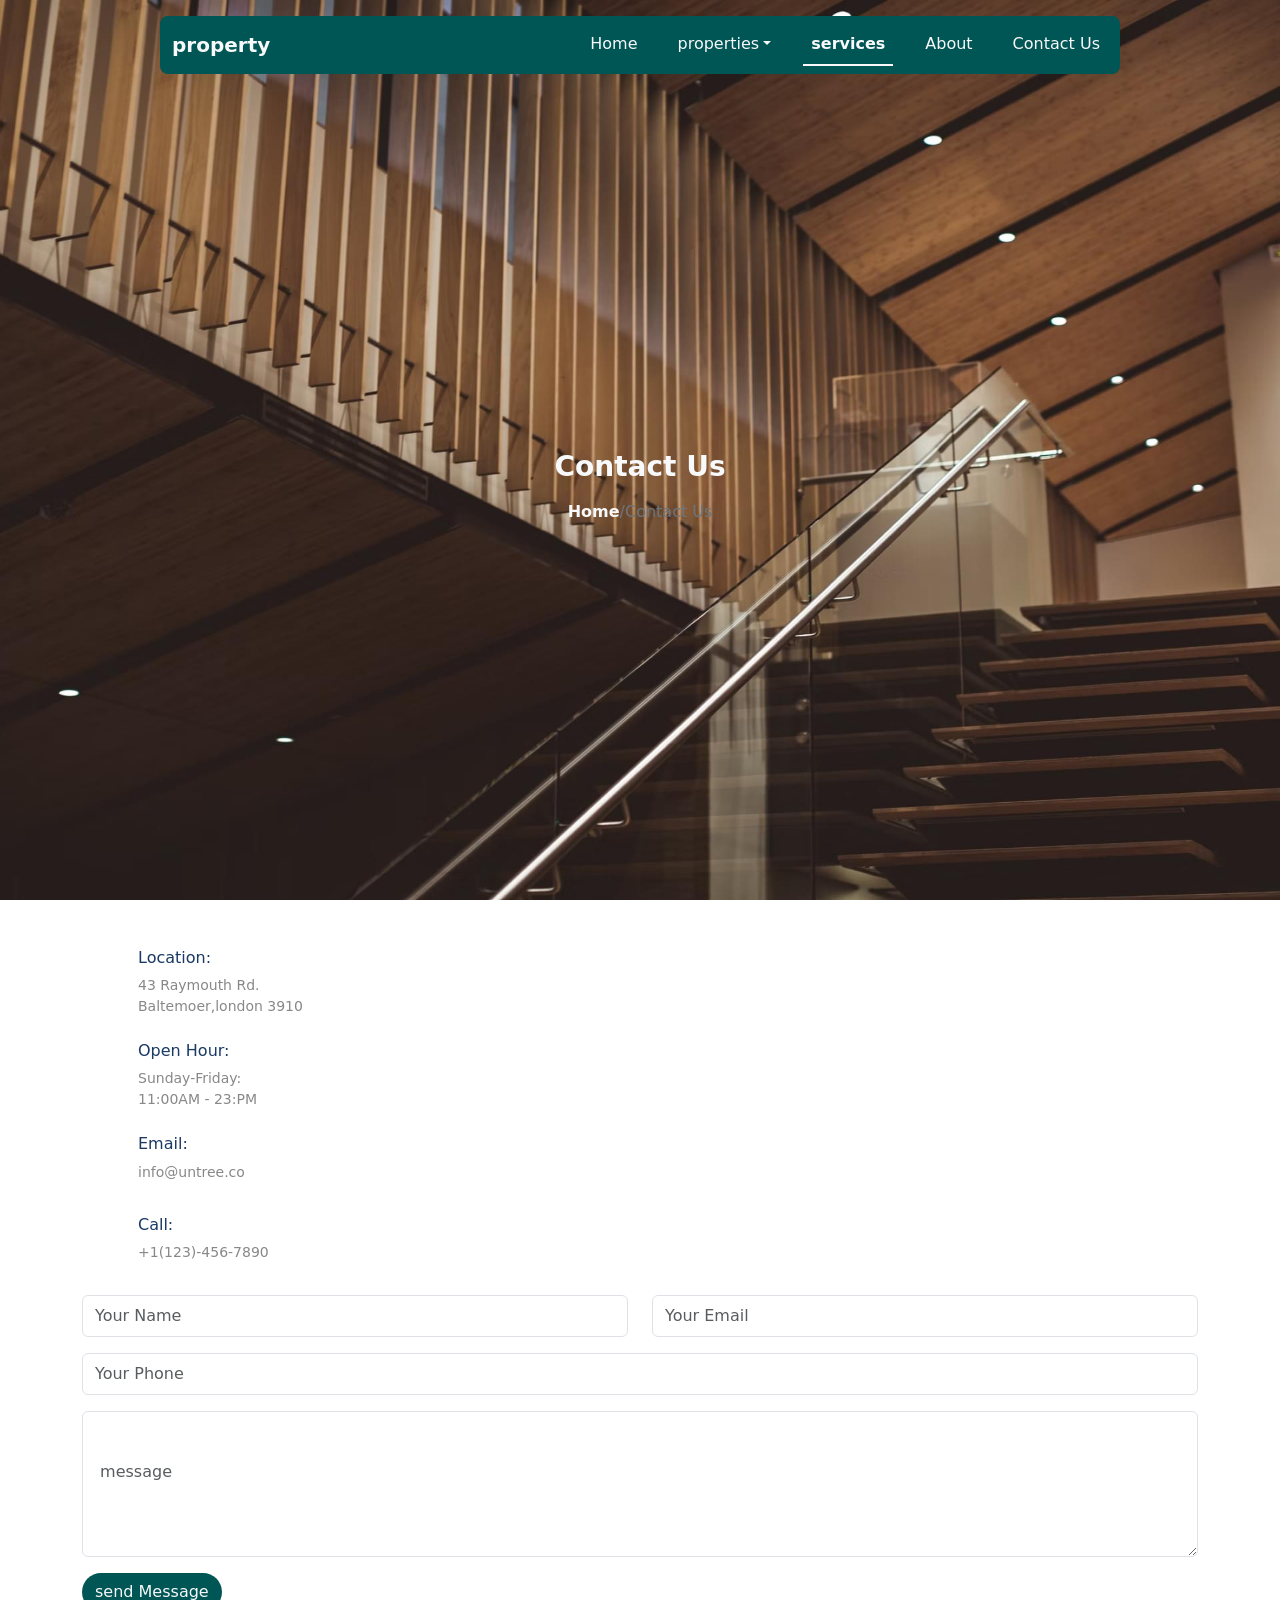
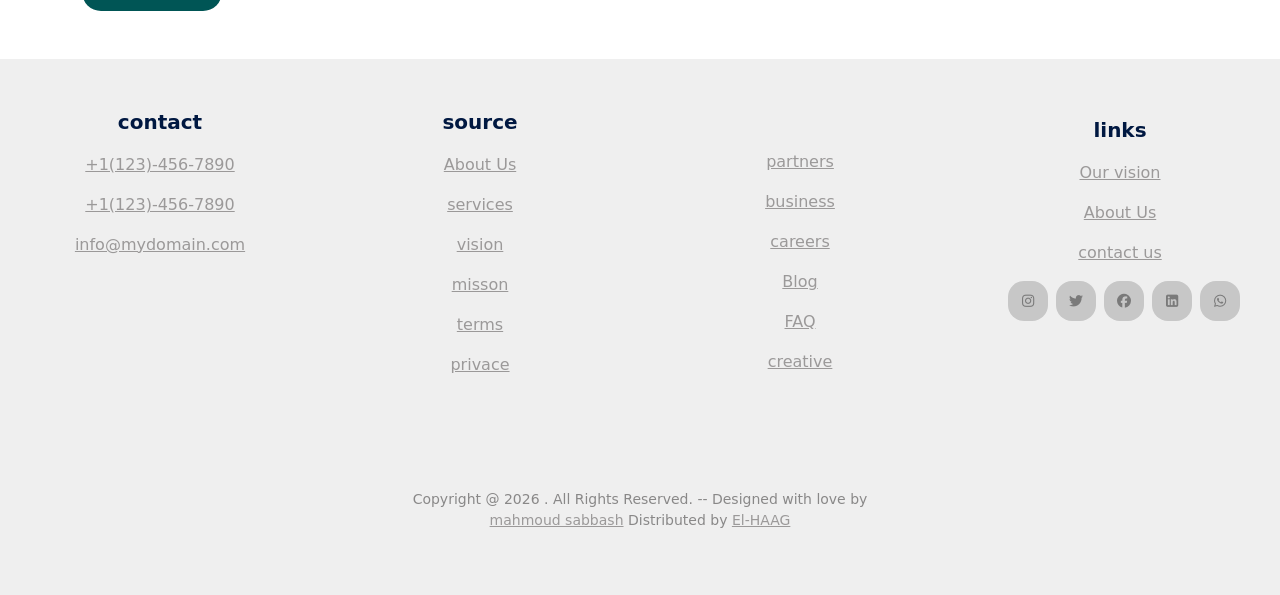
<file: contact-us.html>
<!DOCTYPE html>
<html lang="en">
<head>
    <meta charset="UTF-8">
    <meta name="viewport" content="width=device-width, initial-scale=1.0">
    <link rel="stylesheet" href="css/bootstrap.css" />
    <link rel="stylesheet" href="css/bootstrap-icons.css" />
    <link rel="stylesheet" href="css/all.css" />
    <link rel="stylesheet" href="css/style.css" />
    <link href="https://unpkg.com/aos@2.3.1/dist/aos.css" rel="stylesheet" />
    <link rel="icon" href="img/WhatsApp Image 2026-05-10 at 8.48.43 PM.jpeg">
    <title>final project by EL-HAAG</title>
</head>
<body>
    <main>
      <!-- start header contact.us-section -->

        <header class="position-relative ">

        <!-- start navbar contact.us-section -->
        <nav class="navbar navbar-expand-lg col-12 col-md-9 m-auto mt-3 rounded-3 position-absolute top-0 start-50 translate-middle-x z-3">
          <div class="container-fluid">
            <a class="navbar-brand text-light fw-bold" href="#">property</a>
            <button class="navbar-toggler" type="button" data-bs-toggle="collapse" data-bs-target="#navbarNavDropdown" aria-controls="navbarNavDropdown" aria-expanded="false" aria-label="Toggle navigation">
              <span class="navbar-toggler-icon"></span>
            </button>

            <div class="collapse navbar-collapse col-6" id="navbarNavDropdown">
              <ul class="navbar-nav nav-fill ms-auto gap-4 nav-underline">
                <li class="nav-item">
                  <a class="nav-link  text-light" aria-current="page" href="index.html" >Home</a>
                </li>
                <li class="nav-item dropdown">
                  <a class="nav-link dropdown-toggle text-light" href="#" role="button" data-bs-toggle="dropdown" aria-expanded="false">properties</a>
                  <ul class="dropdown-menu">
                    <li><a class="dropdown-item" href="#">Action</a></li>
                    <li><a class="dropdown-item" href="#">Another action</a></li>
                    <li><a class="dropdown-item" href="#">Something else here</a></li>
                  </ul>
                </li>
                <li class="nav-item"><a class="nav-link active text-light" href="services.html">services</a></li>
                <li class="nav-item"><a class="nav-link text-light" href="about.html">About</a></li>
                <li class="nav-item"><a class="nav-link text-light" href="contact-us.html">Contact Us</a></li>
              </ul>
            </div>
          </div>
        </nav>
        <!-- End navbar contact-us section -->
         
        <div class=" slide vh-100" >
          <div class="h-100 ">
            <div class="header-img h-100" >
              <img src="img/hero_bg_1.jpg" class="d-block w-100 img-fluid " style="height: 100vh;" >
            </div>
            
          </div>
          
          <div class="text-center position-absolute top-50 start-50 translate-middle-x col-md-7 col-12 z-2">

            <h3 data-aos="zoom-in-up"  class="fw-bold text-light mb-3">Contact Us</h3>
            <span data-aos="zoom-in-up"  class="text-secondary"><b class="text-light">Home</b>/Contact Us</span> 
             
          </div>
        </div>
      </header>
      <!-- End header contact.us-section -->


      <!-- start contact-section -->
      <section class="container">
        <div class="mt-5">
            <div class="d-flex gap-3 mb-2" >
                <div data-aos="fade-up" >
                    <span class="rounded-circle p-2 d-flex justify-content-center align-items-center twitter"><i class="fa-solid fa-location-dot"></i></span>
                </div>
                <div>
                  <h6>Location:</h6>
                  <p class="Co-founder col-8">43 Raymouth Rd. Baltemoer,london 3910</p>
                </div>
            </div>
            <div class="d-flex gap-3 mb-2">
                <div data-aos="fade-up">
                    <span class="rounded-circle p-2 d-flex justify-content-center align-items-center twitter"><i class="fa-regular fa-clock"></i></span>
                </div>
                <div>
                  <h6>Open Hour:</h6>
                  <p class="Co-founder col-8">Sunday-Friday: 11:00AM - 23:PM</p>
                </div>
            </div>
            <div class="d-flex gap-3 mb-2">
                <div data-aos="fade-up">
                    <span class="rounded-circle p-2 d-flex justify-content-center align-items-center twitter"><i class="fa-regular fa-envelope"></i></span>
                </div>
                <div>
                  <h6>Email:</h6>
                  <p class="Co-founder ">info@untree.co</p>
                </div>
            </div>
            <div class="d-flex gap-3 mt-3">
                <div data-aos="fade-up">
                    <span class="rounded-circle p-2 d-flex justify-content-center align-items-center twitter"><i class="fa-solid fa-phone"></i></span>
                </div>
                <div>
                  <h6>Call:</h6>
                  <p class="Co-founder">+1(123)-456-7890</p>
                </div>
            </div>
        </div>
        <div class=" col-12  ">

        
        <form action="" class="">
            <div class="row  ">
              <div class="col-12 col-md-6 mt-3 ">
                <input class=" py-2 form-control " type="text" placeholder="Your Name" name="name">
              </div>
              <div class="col-12 col-md-6 mt-3 ">
                <input class=" py-2 form-control" type="email" placeholder="Your Email" name="email">
              </div>
            </div>
            <div class="mt-3 ">
                <input class="form-control py-2" type="tel" placeholder="Your Phone" name="phone">
            </div>
            <div class=" mt-3 ">
                <textarea class="py-5 form-control" name="message" placeholder=" message"></textarea>
            </div>
            <button class="btn text-light btttn rounded-5 mt-3 mb-5
            ">send Message</button>


        </form>
       </div>

      </section>
      <!-- start contact-section -->

      <!-- start footer Contact.Us-section -->

       <footer class="container-fluid pt-5">

        <div class="row pb-5 text-center">
          <div class="col-md-4 col-lg-3 col-10 m-auto m-lg-0 text-cente">
            <p class="fs-5 fw-bold pobular">contact</p>
            <p><a class="footer-link" href="">+1(123)-456-7890</a></p>
            <p><a class="footer-link" href="">+1(123)-456-7890</a></p>
            <p><a class="footer-link" href="">info@mydomain.com</a></p>
          </div>
          <div class="col-md-5 col-lg-3 col-10 m-auto ">
            <p class="fs-5 fw-bold pobular">source</p>
            <p><a class="footer-link" href="about.html">About Us</a></p>
            <p><a class="footer-link" href="services.html">services</a></p>
            <p><a class="footer-link" href="">vision</a></p>
            <p><a class="footer-link" href="">misson</a></p>
            <p><a class="footer-link" href="">terms</a></p>
            <p><a class="footer-link" href="">privace</a></p>
          </div>
          <div class="col-md-5 col-lg-3 col-10 m-auto">
            <p></p>
            <p class="pt-4"><a class="footer-link" href="">partners</a></p>
            <p><a class="footer-link" href="">business</a></p>
            <p><a class="footer-link" href="">careers</a></p>
            <p><a class="footer-link" href=""> Blog</a></p>
            <p><a class="footer-link" href="">FAQ</a></p>
            <p><a class="footer-link" href="">creative</a></p>
          </div>
          <div class="col-md-5 col-lg-3 col-10 m-auto text-center">
            <p class="fs-5 fw-bold pobular">links</p>
            <p><a class="footer-link" href="">Our vision</a></p>
            <p><a class="footer-link" href="about.html">About Us</a></p>
            <p><a class="footer-link" href="contact-us.html">contact us</a></p>
            <div class="d-flex m-auto text-center mb-5 justify-content-center">
              <p class="footer-brand rounded-4 ms-2 d-flex justify-content-center align-items-center">
                <i class="fa-brands fa-instagram"></i>
              </p>
              <p class="footer-brand rounded-4 ms-2 d-flex justify-content-center align-items-center">
                <i class="fa-brands fa-twitter"></i>
              </p>
              <p class="footer-brand rounded-4 ms-2 d-flex justify-content-center align-items-center">
                <i class="fa-brands fa-facebook"></i>
              </p>
              <p class="footer-brand rounded-4 ms-2 d-flex justify-content-center align-items-center">
                <i class="fa-brands fa-square-linkedin"></i>
              </p>
              <p class="footer-brand rounded-4 ms-2 d-flex justify-content-center align-items-center">
                <i class="fa-brands fa-whatsapp"></i>
              </p>
            </div>
          </div>
        </div>
        <div class="text-center m-auto py-5 col-5">
          <p class="Co-founder">
            Copyright @ 2026 . All Rights Reserved. -- Designed with love by
            <a class="Co-founder footer-link" href="">mahmoud sabbash</a> Distributed by
            <a class="Co-founder footer-link" href="">El-HAAG</a>
          </p>
        </div>
      </footer>
      <!--  End footer Contact.us-section -->



    </main>


</body><script src="https://unpkg.com/aos@2.3.1/dist/aos.js"></script>
    <script>
      AOS.init();
    </script>
    <script src="js/bootstrap.bundle.js"></script>
</html>
</file>
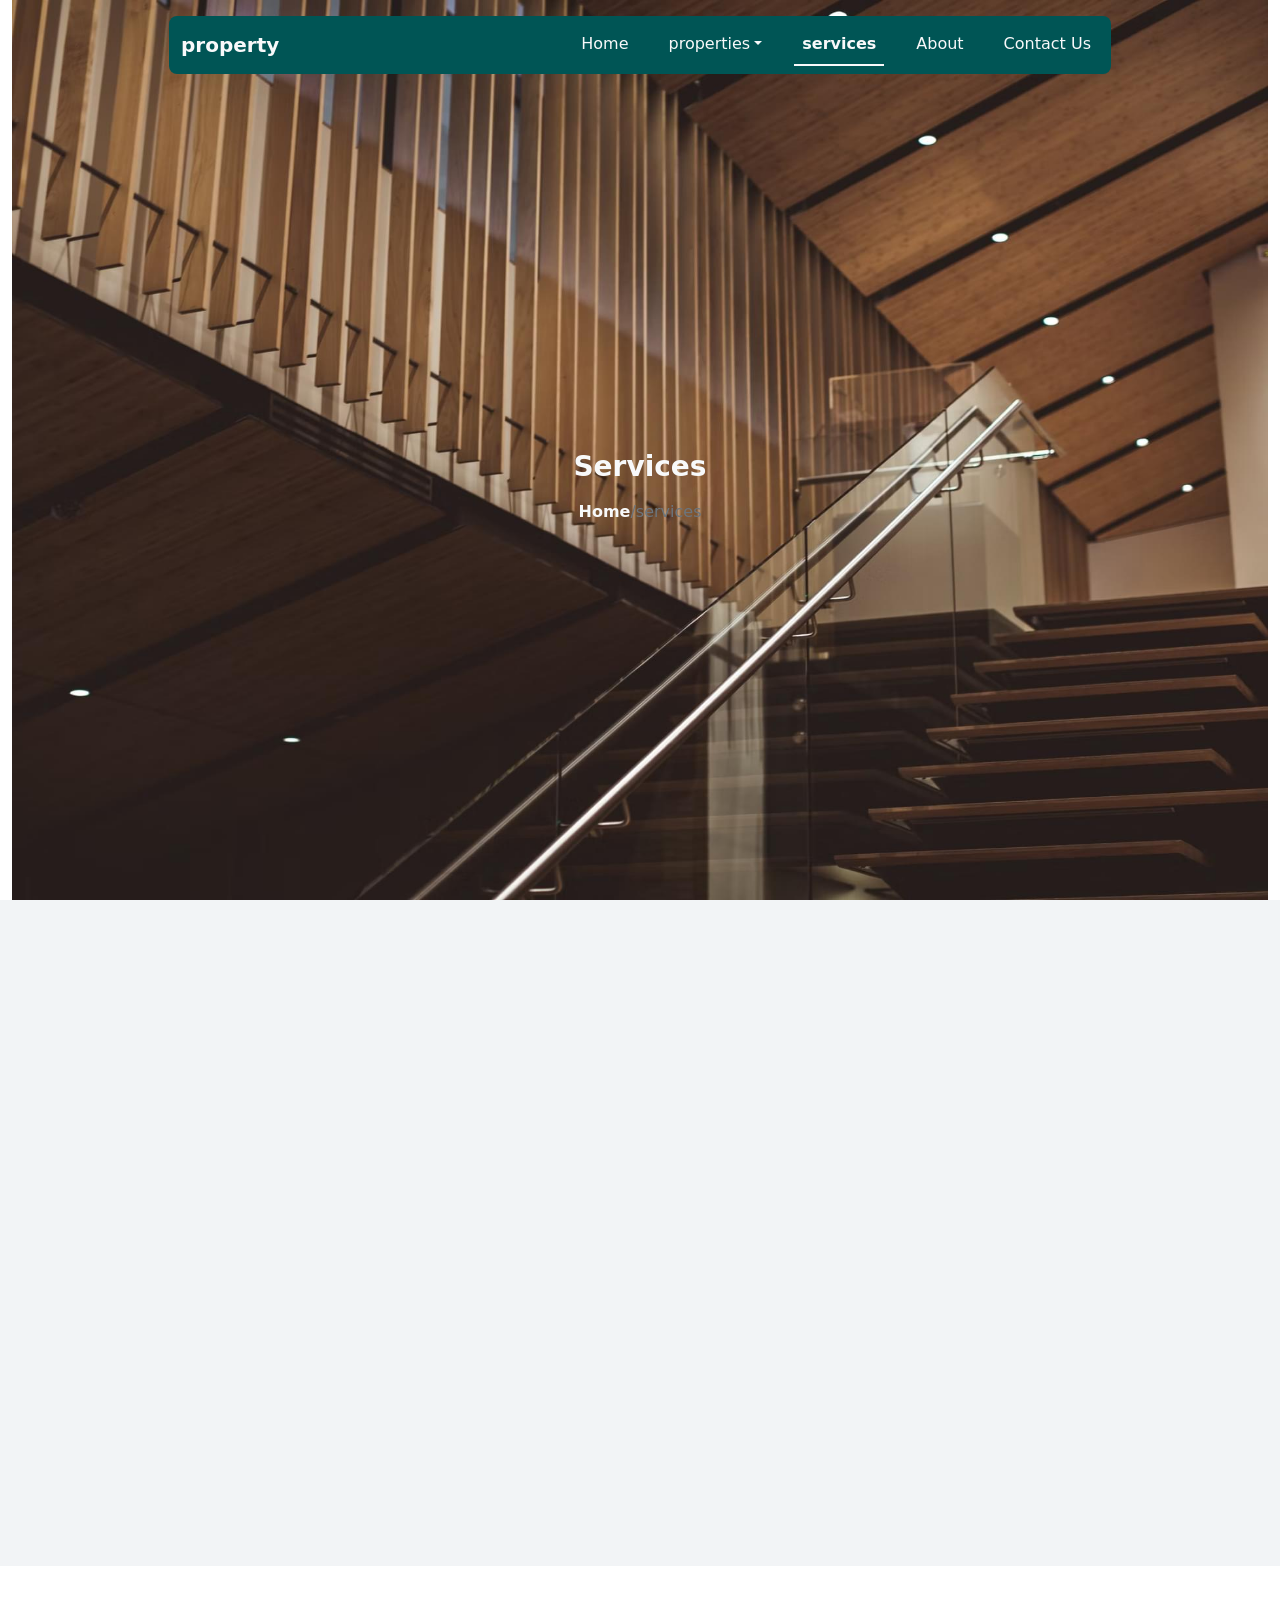
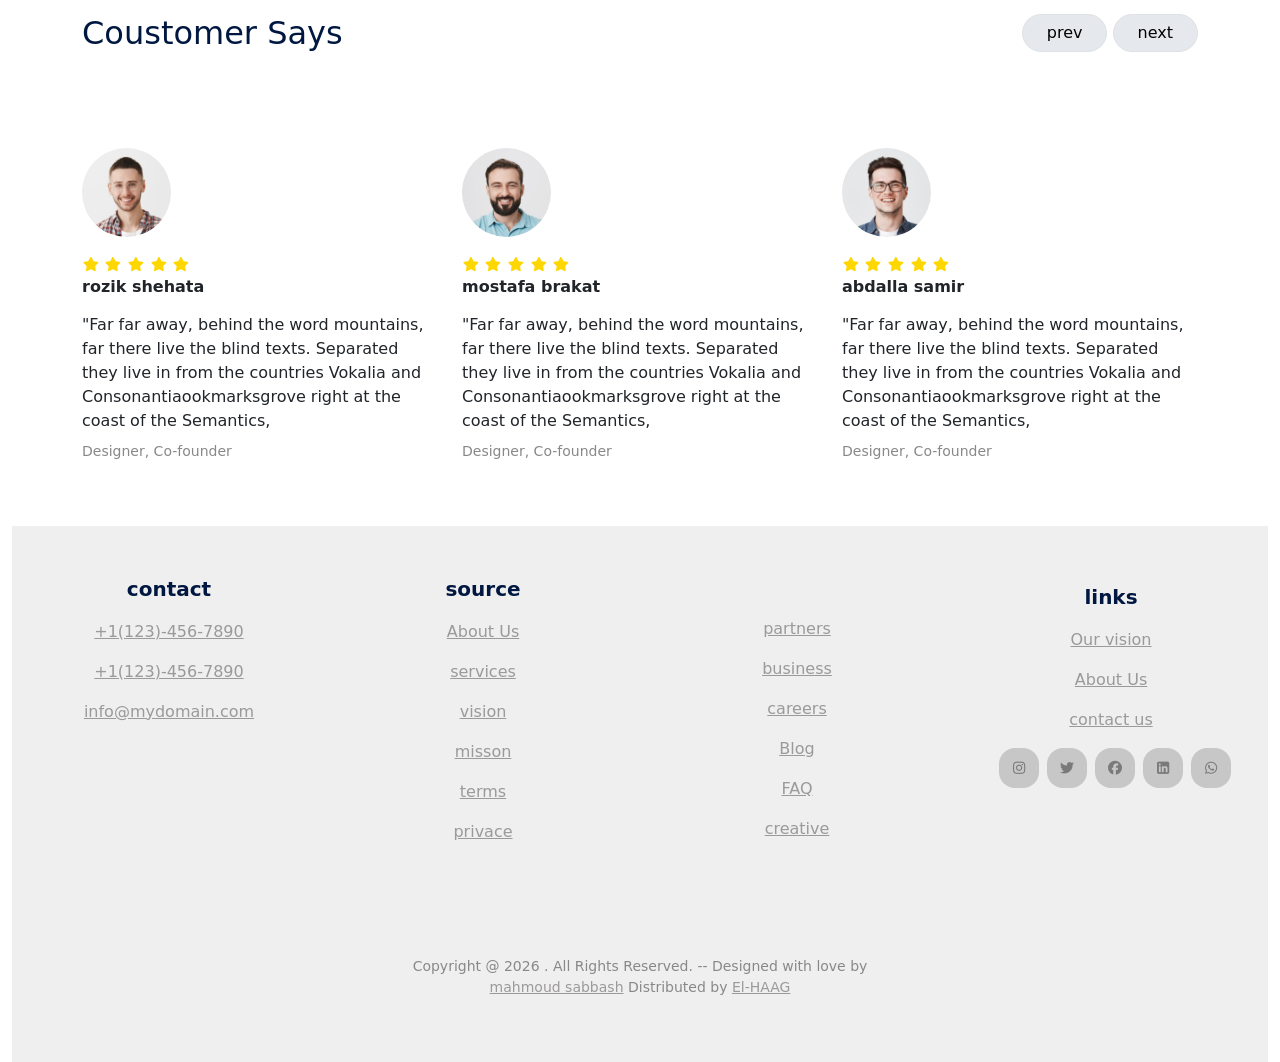
<file: services.html>
<!DOCTYPE html>
<html lang="en">
<head>
    <meta charset="UTF-8">
    <meta name="viewport" content="width=device-width, initial-scale=1.0">
     <link rel="stylesheet" href="css/bootstrap.css" />
    <link rel="stylesheet" href="css/bootstrap-icons.css" />
    <link rel="stylesheet" href="css/all.css" />
    <link rel="stylesheet" href="css/style.css" />
    <link href="https://unpkg.com/aos@2.3.1/dist/aos.css" rel="stylesheet" />
    <link rel="icon" href="img/WhatsApp Image 2026-05-10 at 8.48.43 PM.jpeg">
    <title>final project by EL-HAAG</title>
</head>
<body>
    <main class="container-fluid">

      <!-- start header services-section -->
          
          <header class="position-relative ">

        <!-- start navbar services-section -->
        <nav class="navbar navbar-expand-lg col-12 col-md-9 m-auto mt-3 rounded-3 position-absolute top-0 start-50 translate-middle-x z-3">
          <div class="container-fluid">
            <a class="navbar-brand text-light fw-bold" href="#">property</a>
            <button class="navbar-toggler" type="button" data-bs-toggle="collapse" data-bs-target="#navbarNavDropdown" aria-controls="navbarNavDropdown" aria-expanded="false" aria-label="Toggle navigation">
              <span class="navbar-toggler-icon"></span>
            </button>

            <div class="collapse navbar-collapse col-6" id="navbarNavDropdown">
              <ul class="navbar-nav nav-fill ms-auto gap-4 nav-underline">
                <li class="nav-item">
                  <a class="nav-link  text-light" aria-current="page" href="index.html" >Home</a>
                </li>
                <li class="nav-item dropdown">
                  <a class="nav-link dropdown-toggle text-light" href="#" role="button" data-bs-toggle="dropdown" aria-expanded="false">properties</a>
                  <ul class="dropdown-menu">
                    <li><a class="dropdown-item" href="#">Action</a></li>
                    <li><a class="dropdown-item" href="#">Another action</a></li>
                    <li><a class="dropdown-item" href="#">Something else here</a></li>
                  </ul>
                </li>
                <li class="nav-item"><a class="nav-link active text-light" href="services.html">services</a></li>
                <li class="nav-item"><a class="nav-link text-light" href="about.html">About</a></li>
                <li class="nav-item"><a class="nav-link text-light" href="contact-us.html">Contact Us</a></li>
              </ul>
            </div>
          </div>
        </nav>
        <!-- End navbar home section -->
         
        <div class=" slide vh-100" >
          <div class="h-100 ">
            <div class="header-img h-100" >
              <img src="img/hero_bg_1.jpg" class="d-block w-100 img-fluid " style="height: 100vh;" >
            </div>
            
          </div>
          
          <div data-aos="zoom-in-up" class="text-center position-absolute top-50  start-50 translate-middle-x col-md-7 col-12 z-2">

            <h3 data-aos="zoom-in-up" class="fw-bold text-light mb-3">Services</h3>
            <span data-aos="zoom-in-up" class="text-secondary"><b class="text-light">Home</b>/services</span> 
             
          </div>
        </div>
      </header>
       <!-- End header services-section -->


       <section class="row section2 text-center pt-5">
        <div class="d-flex flex-wrap justify-content-center m-auto text-center my-4 col-12 gap-4">
          <div data-aos="fade-up" class="bg-light col-lg-2 col-md-4 col-9 rounded-1 ">
            <p class="fs-1 mb-1 icon"><i class="fa-regular fa-house"></i></p>
            <h6 class="mb-2">Our Properties</h6>
            <p class="par m-auto mb-3 mt-3"> Lorem ipsum dolor sit amet consectetur adipisicing elit. lorem mahmoud</p>
            <p class="d-block fs-5">
              <a href="" class="text-decoration-none scal1">learn more</a></p>
          </div>
          <div data-aos="fade-up" class="bg-light col-lg-2 col-md-4 col-9 pb-3 rounded-1 ">
            <p class="fs-1 mb-1 icon"><i class="fa-solid fa-building"></i></p>
            <h6 class="mb-2">Property for Sale</h6>
            <p class="par col-10 m-auto my-3"> Lorem ipsum dolor sit amet consectetur adipisicing elit. Laudantium fugiat</p>
            <p class="d-block fs-5"><a href="" class="text-decoration-none scal1">learn more</a></p>
          </div>
          <div data-aos="fade-up" class="bg-light col-lg-2 col-md-4 col-9 pb-3 rounded-1 ">
            <p class="fs-1 mb-1 icon"><i class="fa-solid fa-house-chimney-user"></i></p>
            <h6 class="mb2">Real State Agent</h6>
            <p class="par col-10 m-auto my-3"> Lorem ipsum dolor sit amet consectetur adipisicing elit. Laudantium fugiat
            </p>
            <p class="d-block fs-5"><a href="" class="text-decoration-none scal1">learn more</a></p>
          </div>
          <div data-aos="fade-up" class="bg-light col-lg-2 col-md-4 col-9 pb-3 rounded-1 ">
            <p class="fs-1 mb-1 icon"><i class="fa-regular fa-house"></i></p>
            <h6 class="mb-2">House for Sale</h6>
            <p class="par col-10 m-auto my-3"> Lorem ipsum dolor sit amet consectetur adipisicing elit. Laudantium fugiat</p>
            <p class="d-block fs-5"><a href="" class="text-decoration-none scal1">learn more</a></p>
          </div>
        </div>
        <div class="d-flex flex-wrap justify-content-center m-auto text-center my-4 col-12 gap-4">
          <div data-aos="fade-up" class="bg-light col-lg-2 col-md-4 col-9 rounded-1 ">
            <p class="fs-1 mb-1 icon"><i class="fa-regular fa-house"></i></p>
            <h6 class="mb-2">Our Properties</h6>
            <p class="par m-auto mb-3 mt-3"> Lorem ipsum dolor sit amet consectetur adipisicing elit. lorem mahmoud</p>
            <p class="d-block fs-5">
              <a href="" class="text-decoration-none scal1">learn more</a></p>
          </div>
          <div data-aos="fade-up" class="bg-light col-lg-2 col-md-4 col-9 pb-3 rounded-1 ">
            <p class="fs-1 mb-1 icon"><i class="fa-solid fa-house-chimney-user"></i></p>
            <h6 class="mb-2">Property for Sale</h6>
            <p class="par col-10 m-auto my-3"> Lorem ipsum dolor sit amet consectetur adipisicing elit. Laudantium fugiat</p>
            <p class="d-block fs-5"><a href="" class="text-decoration-none scal1">learn more</a></p>
          </div>
          <div data-aos="fade-up" class="bg-light col-lg-2 col-md-4 col-9 pb-3 rounded-1 ">
            <p class="fs-1 mb-1 icon"><i class="fa-solid fa-building"></i></p>
            <h6 class="mb2">Real State Agent</h6>
            <p class="par col-10 m-auto my-3"> Lorem ipsum dolor sit amet consectetur adipisicing elit. Laudantium fugiat
            </p>
            <p class="d-block fs-5"><a href="" class="text-decoration-none scal1">learn more</a></p>
          </div>
          <div data-aos="fade-up" class="bg-light col-lg-2 col-md-4 col-9 pb-3 rounded-1">
            <p class="fs-1 mb-1 icon"><i class="fa-regular fa-house"></i></p>
            <h6 class="mb-2">House for Sale</h6>
            <p class="par col-10 m-auto my-3"> Lorem ipsum dolor sit amet consectetur adipisicing elit. Laudantium fugiat</p>
            <p class="d-block fs-5"><a href="" class="text-decoration-none scal1">learn more</a></p>
          </div>
        </div>
      </section>

      <!-- start Coustomer Says-section -->

      <section class="container">
        <div class="d-flex justify-content-between prev">
          <h2 class="pt-5 pobular">Coustomer Says</h2>
          <div>
            <button class="btn rounded-5 my-5 border px-4 nextt">prev</button>
            <button class="btn rounded-5 my-5 border px-4 nextt">next</button>
          </div>
        </div>

        <div id="personal-carousel" class="carousel slide my-5">
          <div class="carousel-inner">
            <div class="carousel-item active">
              <div class="row">
                <div class="col-12 col-md-6 col-lg-4">
                  <div class=" ">
                    <div class="col-md-3 col-2">
                      <img src="img/person_1-min.jpg" class="card-img-top object-fit-cover rounded-circle" alt="...">
                    </div>
                    <div class="card-body">
                      <div class="mt-3">
                        <span class="icons"><i class="fa-solid fa-star"></i></span>
                        <span class="icons"><i class="fa-solid fa-star"></i></span>
                        <span class="icons"><i class="fa-solid fa-star"></i></span>
                        <span class="icons"><i class="fa-solid fa-star"></i></span>
                        <span class="icons"><i class="fa-solid fa-star"></i></span>
                      </div>
                      <h6 class="card-title fw-bold mb-3">rozik shehata</h6>
                      <p class="card-text my-2"> "Far far away, behind the word mountains, far there live the blind texts. Separated they live in from the countries Vokalia and Consonantiaookmarksgrove right at the coast of the Semantics,</p>
                      <p class="Co-founder">Designer, Co-founder</p>
                    </div>
                  </div>
                </div>

                <div class="col-12 col-md-6 col-lg-4">
                  <div class=" ">
                    <div class="col-md-3 col-2">
                      <img src="img/person_2-min.jpg" class="card-img-top object-fit-cover rounded-circle" alt="...">
                    </div>
                    <div class="card-body">
                      <div class="mt-3">
                        <span class="icons"><i class="fa-solid fa-star"></i></span>
                        <span class="icons"><i class="fa-solid fa-star"></i></span>
                        <span class="icons"><i class="fa-solid fa-star"></i></span>
                        <span class="icons"><i class="fa-solid fa-star"></i></span>
                        <span class="icons"><i class="fa-solid fa-star"></i></span>
                      </div>
                      <h6 class="card-title fw-bold mb-3">mostafa brakat</h6>
                      <p class="card-text my-2"> "Far far away, behind the word mountains, far there live the blind texts. Separated they live in from the countries Vokalia and Consonantiaookmarksgrove right at the coast of the Semantics,</p>
                      <p class="Co-founder">Designer, Co-founder</p>
                    </div>
                  </div>
                </div>
                <div class="col-12 col-md-6 col-lg-4">
                  <div class=" ">
                    <div class="col-md-3 col-2">
                      <img src="img/person_3-min.jpg" class="card-img-top object-fit-cover rounded-circle" alt="...">
                    </div>
                    <div class="card-body">
                      <div class="mt-3">
                        <span class="icons"><i class="fa-solid fa-star"></i></span>
                        <span class="icons"><i class="fa-solid fa-star"></i></span>
                        <span class="icons"><i class="fa-solid fa-star"></i></span>
                        <span class="icons"  ><i class="fa-solid fa-star"></i></span>
                        <span class="icons"  ><i class="fa-solid fa-star"></i></span>
                      </div>
                      <h6 class="card-title fw-bold mb-3">abdalla samir</h6>
                      <p class="card-text my-2"> "Far far away, behind the word mountains, far there live the blind texts. Separated they live in from the countries Vokalia and Consonantiaookmarksgrove right at the coast of the Semantics,</p>
                      <p class="Co-founder">Designer, Co-founder</p>
                    </div>
                  </div>
                </div>
              </div>
            </div>

            <div class="carousel-item">
              <div class="row">
                <div class="col-12 col-md-6 col-lg-4">
                  <div class=" ">
                    <div class="col-md-3 col-2">
                      <img src="img/person_4-min.jpg" class="card-img-top object-fit-cover rounded-circle" alt="...">
                    </div>
                    <div class="card-body">
                      <div class="mt-3">
                        <span class="icons"><i class="fa-solid fa-star"></i></span>
                        <span class="icons"><i class="fa-solid fa-star"></i></span>
                        <span class="icons"><i class="fa-solid fa-star"></i></span>
                        <span class="icons"><i class="fa-solid fa-star"></i></span>
                        <span class="icons"><i class="fa-solid fa-star"></i></span>
                      </div>
                      <h6 class="card-title fw-bold mb-3">khalid harby</h6>
                      <p class="card-text my-2"> "Far far away, behind the word mountains, far there live the blind texts. Separated they live in from the countries Vokalia and Consonantiaookmarksgrove right at the coast of the Semantics,</p>
                      <p class="Co-founder">Designer, Co-founder</p>
                    </div>
                  </div>
                </div>
                <div class="col-12 col-md-6 col-lg-4">
                  <div class=" ">
                    <div class="col-md-3 col-2">
                      <img src="img/person_5-min.jpg" class="card-img-top object-fit-cover rounded-circle" alt="...">
                    </div>
                    <div class="card-body">
                      <div class="mt-3">
                        <span class="icons"><i class="fa-solid fa-star"></i></span>
                        <span class="icons"><i class="fa-solid fa-star"></i></span>
                        <span class="icons"><i class="fa-solid fa-star"></i></span>
                        <span class="icons"><i class="fa-solid fa-star"></i></span>
                        <span class="icons"><i class="fa-solid fa-star"></i></span>
                      </div>
                      <h6 class="card-title fw-bold mb-3">mohamed arafa</h6>
                      <p class="card-text my-2"> "Far far away, behind the word mountains, far there live the blind texts. Separated they live in from the countries Vokalia and Consonantiaookmarksgrove right at the coast of the Semantics,</p>
                      <p class="Co-founder">Designer, Co-founder</p>
                    </div>
                  </div>
                </div>
                <div class="col-12 col-md-6 col-lg-4">
                  <div class=" ">
                    <div class="col-md-3 col-2">
                      <img src="img/person_6-min.jpg" class="card-img-top object-fit-cover rounded-circle" alt="...">
                    </div>
                    <div class="card-body">
                      <div class="mt-3">
                        <span class="icons"><i class="fa-solid fa-star"></i></span>
                        <span class="icons"><i class="fa-solid fa-star"></i></span>
                        <span class="icons"><i class="fa-solid fa-star"></i></span>
                        <span class="icons"><i class="fa-solid fa-star"></i></span>
                        <span class="icons"><i class="fa-solid fa-star"></i></span>
                      </div>
                      <h6 class="card-title fw-bold mb-3">hady sleam</h6>
                      <p class="card-text my-2"> "Far far away, behind the word mountains, far there live the blind texts. Separated they live in from the countries Vokalia and Consonantiaookmarksgrove right at the coast of the Semantics,</p>
                      <p class="Co-founder">Designer, Co-founder</p>
                    </div>
                  </div>
                </div>
              </div>
            </div>
          </div>
          <button class="carousel-control-prev" type="button" data-bs-target="#personal-carousel" data-bs-slide="prev">
            <!-- <span class="carousel-control-prev-icon" aria-hidden="true"></span> -->
            <span class="visually-hidden">Previous</span>
          </button>
          <button class="carousel-control-next" type="button" data-bs-target="#personal-carousel" data-bs-slide="next">
            <!-- <span class="carousel-control-next-icon" aria-hidden="true"></span> -->
            <span class="visually-hidden"> Next</span>
          </button>
        </div>
      </section>
      <!-- End  Coustomer Says-section -->

      <!-- start footer Services-section -->

       <footer class="container-fluid pt-5">

        <div class="row pb-5 text-center">
          <div class="col-md-4 col-lg-3 col-10 m-auto m-lg-0 text-cente">
            <p class="fs-5 fw-bold pobular">contact</p>
            <p><a class="footer-link" href="">+1(123)-456-7890</a></p>
            <p><a class="footer-link" href="">+1(123)-456-7890</a></p>
            <p><a class="footer-link" href="">info@mydomain.com</a></p>
          </div>
          <div class="col-md-5 col-lg-3 col-10 m-auto ">
            <p class="fs-5 fw-bold pobular">source</p>
            <p><a class="footer-link" href="about.html">About Us</a></p>
            <p><a class="footer-link" href="services.html">services</a></p>
            <p><a class="footer-link" href="">vision</a></p>
            <p><a class="footer-link" href="">misson</a></p>
            <p><a class="footer-link" href="">terms</a></p>
            <p><a class="footer-link" href="">privace</a></p>
          </div>
          <div class="col-md-5 col-lg-3 col-10 m-auto">
            <p></p>
            <p class="pt-4"><a class="footer-link" href="">partners</a></p>
            <p><a class="footer-link" href="">business</a></p>
            <p><a class="footer-link" href="">careers</a></p>
            <p><a class="footer-link" href=""> Blog</a></p>
            <p><a class="footer-link" href="">FAQ</a></p>
            <p><a class="footer-link" href="">creative</a></p>
          </div>
          <div class="col-md-5 col-lg-3 col-10 m-auto text-center">
            <p class="fs-5 fw-bold pobular">links</p>
            <p><a class="footer-link" href="">Our vision</a></p>
            <p><a class="footer-link" href="about.html">About Us</a></p>
            <p><a class="footer-link" href="">contact us</a></p>
            <div class="d-flex m-auto text-center mb-5 justify-content-center">
              <p class="footer-brand rounded-4 ms-2 d-flex justify-content-center align-items-center">
                <i class="fa-brands fa-instagram"></i>
              </p>
              <p class="footer-brand rounded-4 ms-2 d-flex justify-content-center align-items-center">
                <i class="fa-brands fa-twitter"></i>
              </p>
              <p class="footer-brand rounded-4 ms-2 d-flex justify-content-center align-items-center">
                <i class="fa-brands fa-facebook"></i>
              </p>
              <p class="footer-brand rounded-4 ms-2 d-flex justify-content-center align-items-center">
                <i class="fa-brands fa-square-linkedin"></i>
              </p>
              <p class="footer-brand rounded-4 ms-2 d-flex justify-content-center align-items-center">
                <i class="fa-brands fa-whatsapp"></i>
              </p>
            </div>
          </div>
        </div>
        <div class="text-center m-auto py-5 col-5">
          <p class="Co-founder">
            Copyright @ 2026 . All Rights Reserved. -- Designed with love by
            <a class="Co-founder footer-link" href="">mahmoud sabbash</a> Distributed by
            <a class="Co-founder footer-link" href="">El-HAAG</a>
          </p>
        </div>
      </footer>
      <!--  End footer services-section -->


      
      
      
      
      
      
      
    </main>

    <script src="https://unpkg.com/aos@2.3.1/dist/aos.js"></script>
    <script>
      AOS.init();
    </script>
    <script src="js/bootstrap.bundle.js"></script>
</body>
</html>
</file>
<file: css/style.css>
nav {
  background-color: #005555;
}
form button {
  background-color: #005555 !important;
}
.california {
  font-size: 14px !important;
  color: #898888;
}
.card-body a {
  background-color: #005555;
}
.card-body span {
  font-size: 14px !important;
  color: #a7a7a7;
}
.btttn {
  background-color: #005555;
  transition: 0.5s;
}
.btttn:hover {
  background-color: #001841;
  transform: translateY(-10px);
}
.nextt {
  color: black;
  transition: 0.5s;
}

.nextt:hover {
  color: white;
  background-color: #001841;
  transform: translateY(-10px);
}
.pobular {
  color: #001841;
}

.price {
  color: #005555;
  position: relative;
  width: fit-content;
}
.price::before {
  content: "";
  width: 100%;
  height: 2px;
  background-color: #005555;
  bottom: -2px;
  position: absolute;
}
.prev button {
  background-color: #e5e8ed;
}
.par {
  font-size: 14px !important;
  color: #898888;
}
h6 {
  color: #1a3965;
}
.icon {
  color: #122643;
}
.section2 {
  background-color: #f2f4f6;
}
.icons {
  color: gold !important;
}
.Co-founder {
  font-size: 14px !important;
  color: #898888;
}
.users {
  background-color: #efefef;
  width: 65px;
  height: 65px;
  transition: 0.5s;
}
.users:hover {
  border-width: 1.5px !important;
  border-style: solid;
  border-color: blue;
  transform: translateY(-10px);
}
.scal1 {
  color: #15396f !important;
  position: relative;
}
.scal1:before {
  content: "";
  width: 100%;
  height: 2px;
  background-color: #122643;
  bottom: -1px;
  position: absolute;
  transition: 0.5s;
  transform: scale(0);
}
.scal1:hover:before {
  transform: scale(1);
}
.section3 {
  background-color: #f8f9fa;
}
.twitter {
  width: 40px;
  height: 40px;
  background-color: #122643;
  color: white;
  transition: 0.5s;
  font-size: 14px !important;
}
.twitter:hover {
  color: #122643;
  background-color: white;
  transform: translateY(-10px);
  border-width: 1px !important;
  border-style: solid;
  border-color: rgb(18, 18, 194);
}
.our-agent {
  background-color: white;
}
footer {
  background-color: #efefef;
}
.footer-link {
  color: #9b9999;
}
.footer-link:hover {
  color: rgb(9, 9, 9);
}
.footer-brand {
  width: 40px;
  height: 40px;
  background-color: #c7c7c7;
  color: rgb(122, 122, 122);
  transition: 0.5s;
  font-size: 14px !important;
}
.footer-brand:hover {
  background-color: #122643;
  color: white;
  transform: translateY(-10px);
  border-width: 1px !important;
  border-style: solid;
  border-color: rgb(18, 18, 194);
}
.dots {
  position: absolute;
  left: 100px;
  top: 250px;
  z-index: -1;
}
.dot {
  z-index: 3;
}
translate {
  z-index: 2 !important;
}
.nav-about {
  z-index: 3 !important;
}

/*  */

/*  */

nav {
  background-color: #005555;
}

form button {
  background-color: #005555 !important;
}

.california {
  font-size: 14px !important;
  color: #898888;
}

.card-body a {
  background-color: #005555;
}

.card-body span {
  font-size: 14px !important;
  color: #a7a7a7;
}

.btttn {
  background-color: #005555;
  transition: 0.5s;
}

.btttn:hover {
  background-color: #001841;
  transform: translateY(-10px);
}

.nextt {
  color: black;
  transition: 0.5s;
}

.nextt:hover {
  color: white;
  background-color: #001841;
  transform: translateY(-10px);
}

.pobular {
  color: #001841;
}

.price {
  color: #005555;
  position: relative;
  width: fit-content;
}

.price::before {
  content: "";
  width: 100%;
  height: 2px;
  background-color: #005555;
  bottom: -2px;
  position: absolute;
}

.prev button {
  background-color: #e5e8ed;
}

.par {
  font-size: 14px !important;
  color: #898888;
}

h6 {
  color: #1a3965;
}

.icon {
  color: #122643;
}

.section2 {
  background-color: #f2f4f6;
}

.icons {
  color: gold !important;
}

.Co-founder {
  font-size: 14px !important;
  color: #898888;
}

.users {
  background-color: #efefef;
  width: 65px;
  height: 65px;
  transition: 0.5s;
}

.users:hover {
  border-width: 1.5px !important;
  border-style: solid;
  border-color: blue;
  transform: translateY(-10px);
}

.scal1 {
  color: #15396f !important;
  position: relative;
}

.scal1:before {
  content: "";
  width: 100%;
  height: 2px;
  background-color: #122643;
  bottom: -1px;
  position: absolute;
  transition: 0.5s;
  transform: scale(0);
}

.scal1:hover:before {
  transform: scale(1);
}

.section3 {
  background-color: #f8f9fa;
}

.twitter {
  width: 40px;
  height: 40px;
  background-color: #122643;
  color: white;
  transition: 0.5s;
  font-size: 14px !important;
}

.twitter:hover {
  color: #122643;
  background-color: white;
  transform: translateY(-10px);
  border-width: 1px !important;
  border-style: solid;
  border-color: rgb(18, 18, 194);
}

.our-agent {
  background-color: white;
}

footer {
  background-color: #efefef;
}

.footer-link {
  color: #9b9999;
}

.footer-link:hover {
  color: rgb(9, 9, 9);
}

.footer-brand {
  width: 40px;
  height: 40px;
  background-color: #c7c7c7;
  color: rgb(122, 122, 122);
  transition: 0.5s;
  font-size: 14px !important;
}

.footer-brand:hover {
  background-color: #122643;
  color: white;
  transform: translateY(-10px);
  border-width: 1px !important;
  border-style: solid;
  border-color: rgb(18, 18, 194);
}

.dots {
  position: absolute;
  left: 100px;
  top: 250px;
  z-index: -1;
}

.dot {
  z-index: 3;
}

translate {
  z-index: 2 !important;
}

.nav-about {
  z-index: 3 !important;
}

/* ===== Small layout fixes; Bootstrap does the responsive grid ===== */

html,
body {
  max-width: 100%;
  overflow-x: hidden;
}

img {
  max-width: 100%;
}

.navbar {
  max-width: calc(100% - 24px);
}

.carousel-item img {
  display: block;
}

/* Keep the hero search inside the viewport */
header form {
  max-width: 900px;
}

/* Prevent long text from creating horizontal overflow */
.card-body,
.our-agent,
footer,
p,
h1,
h2,
h3,
h4,
h5,
h6 {
  overflow-wrap: break-word;
}

/* Bootstrap breakpoint: tablet/mobile */
@media (max-width: 991.98px) {
  .navbar .navbar-collapse {
    margin-top: 8px;
    padding: 8px;
    border-radius: 6px;
    background-color: #005555;
  }

  .navbar-nav {
    text-align: center;
  }

  .navbar-nav .nav-link {
    padding: 8px;
  }

  .dots {
    left: 5%;
    top: 30%;
    max-width: 90%;
  }
}

/* Bootstrap breakpoint: phones */
@media (max-width: 767.98px) {
  .navbar {
    width: calc(100% - 20px);
    max-width: none;
  }

  header .carousel-item img {
    height: 100vh;
    object-fit: cover;
  }

  header .position-absolute.top-50 {
    width: 100% !important;
    padding-left: 16px;
    padding-right: 16px;
  }

  header form {
    width: 100%;
  }

  header form > div {
    width: 100%;
  }

  .prev {
    align-items: center;
  }

  .our-agent {
    width: 100%;
  }

  footer .footer-brand {
    flex-shrink: 0;
  }
}

/* Very small phones */
@media (max-width: 575.98px) {
  header .position-absolute.top-50 {
    top: 56% !important;
  }

  header h3 {
    font-size: 1.35rem;
    line-height: 1.4;
  }

  .pobular {
    font-size: 1.5rem;
  }

  #card-carousel img {
    height: 230px;
    object-fit: cover;
  }

  .section2 > div {
    gap: 16px !important;
  }

  .section2 > div > div {
    width: 92% !important;
  }

  .twitter,
  .footer-brand {
    flex: 0 0 40px;
  }
}
</file>
